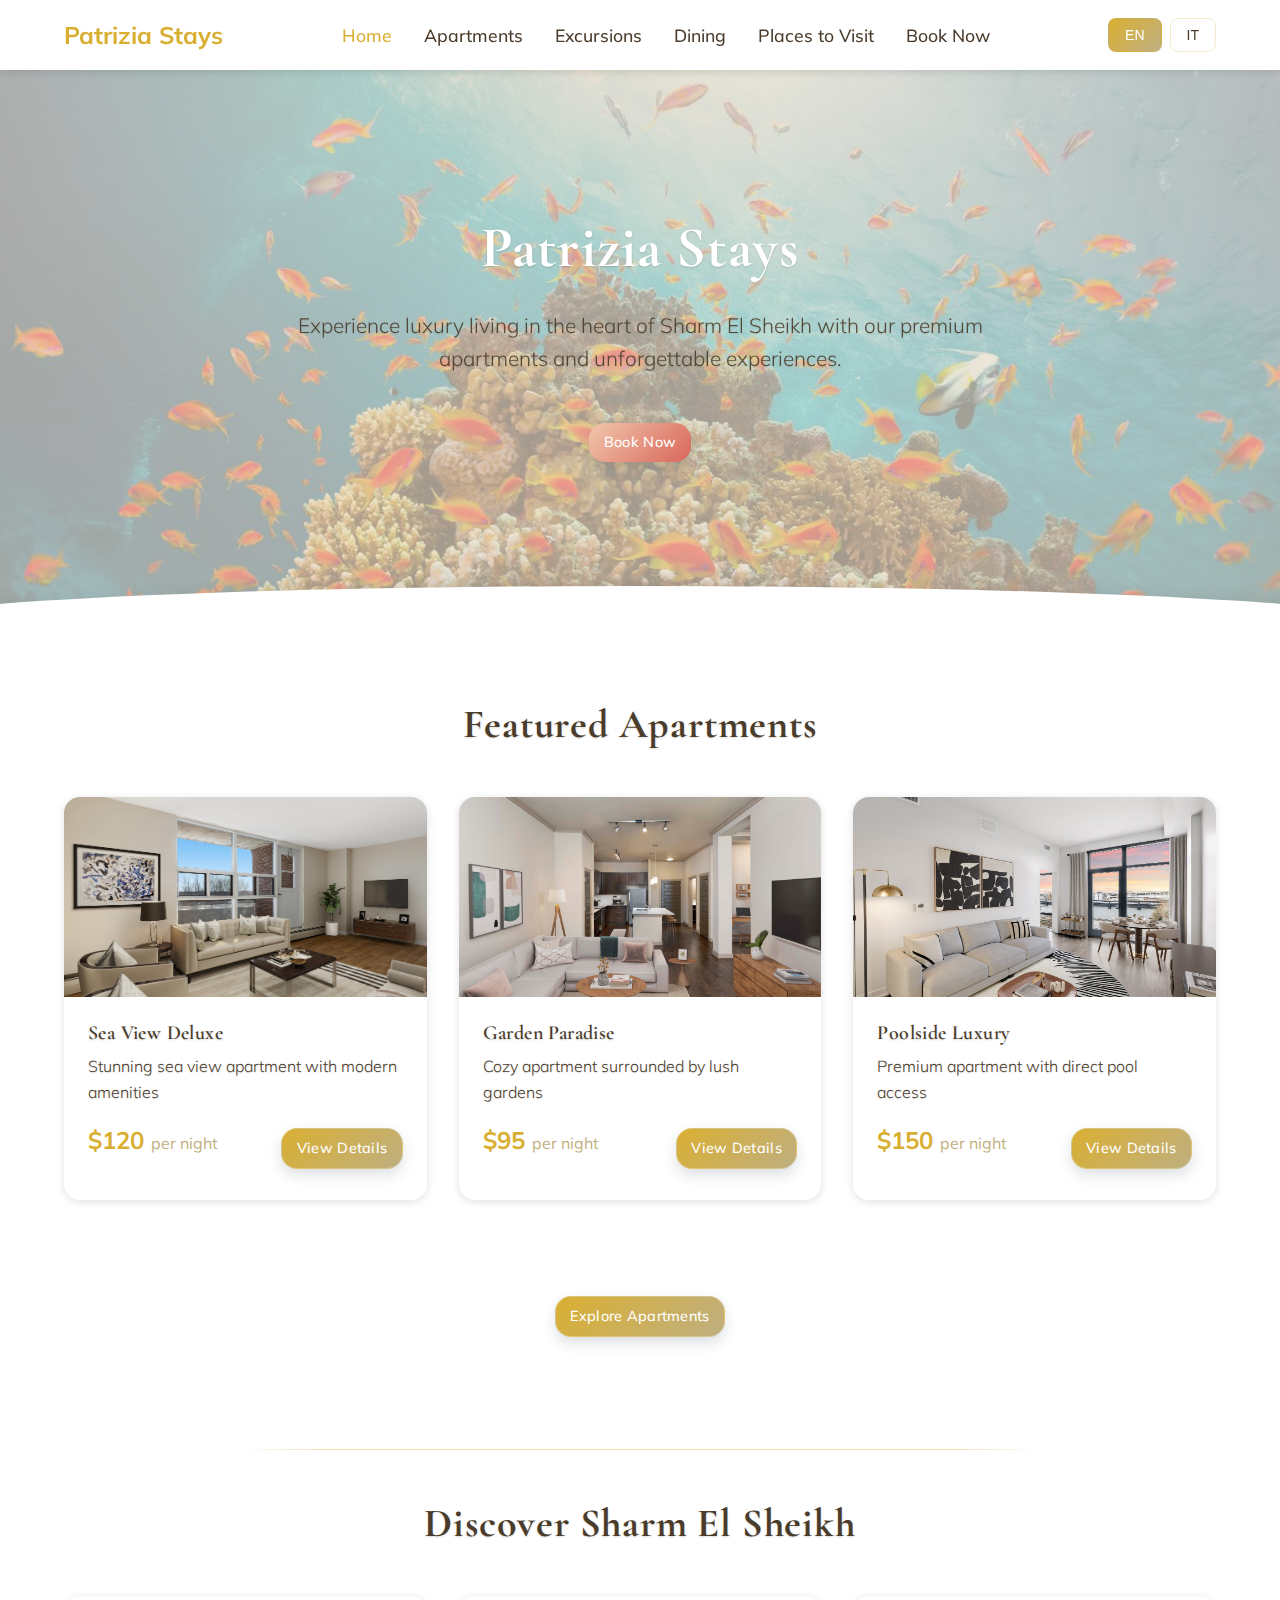
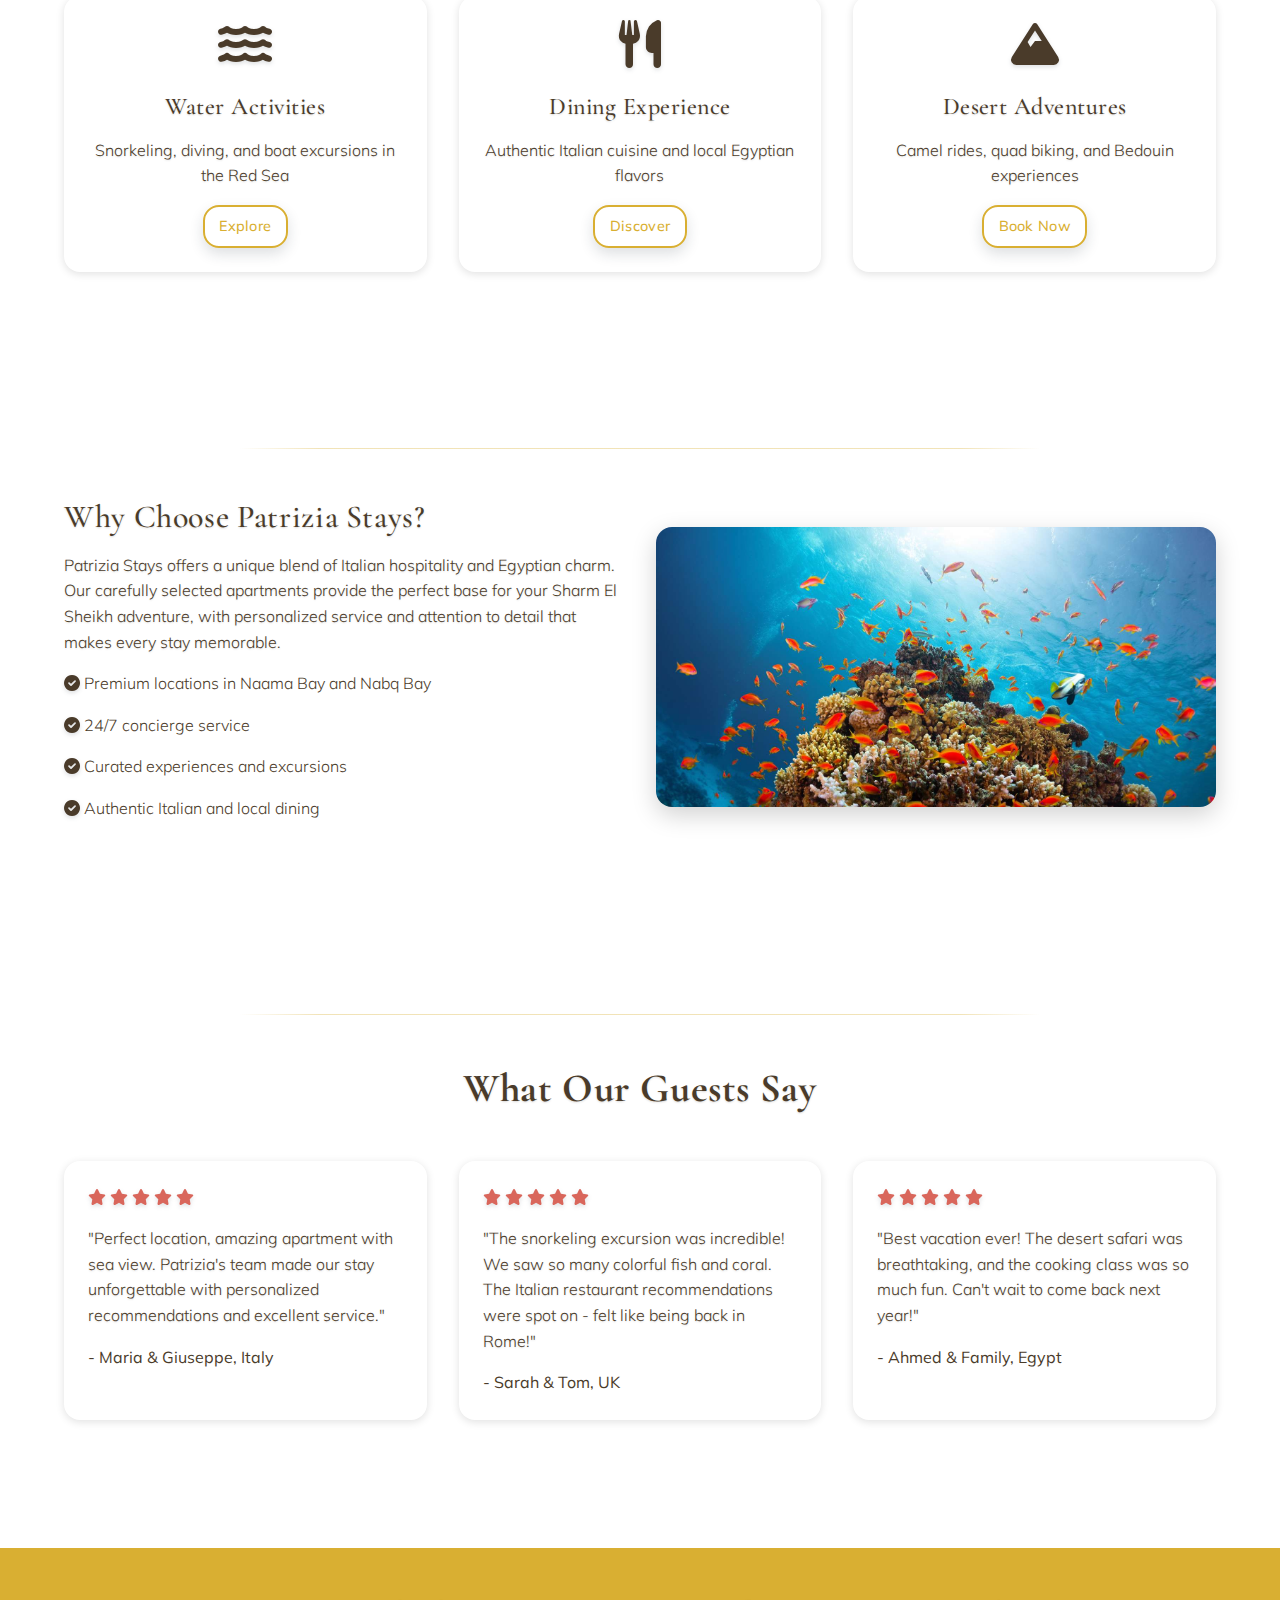
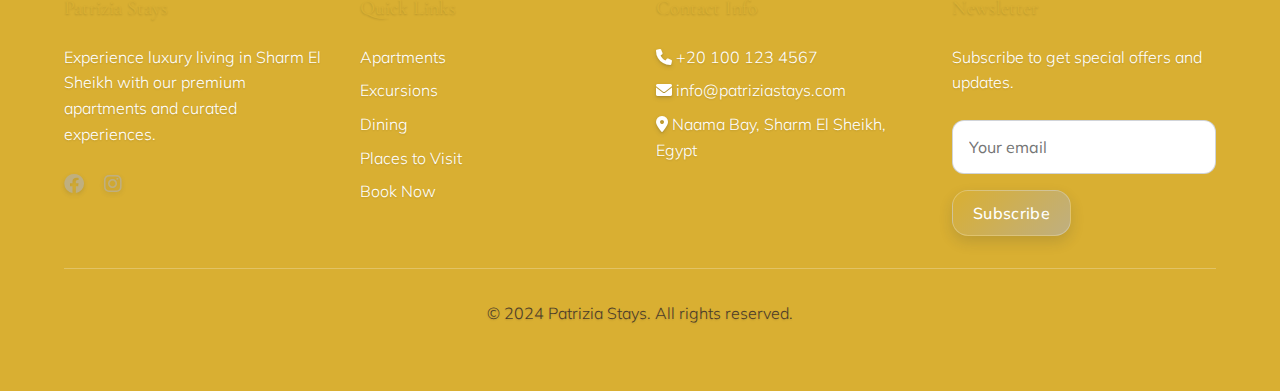
<file: index.html>
<!DOCTYPE html>
<html lang="en">
<head>
    <meta charset="UTF-8">
    <meta name="viewport" content="width=device-width, initial-scale=1.0">
    <title>Patrizia Stays - Luxury Apartments in Sharm El Sheikh</title>
    <meta name="description" content="Experience luxury living in Sharm El Sheikh with Patrizia Stays. Premium apartments, excursions, dining, and unforgettable experiences.">
    
    <!-- Fonts and Icons -->
    <link rel="preconnect" href="https://fonts.googleapis.com">
    <link rel="preconnect" href="https://fonts.gstatic.com" crossorigin>
    <link href="https://fonts.googleapis.com/css2?family=Poppins:wght@300;400;500;600;700&display=swap" rel="stylesheet">
    <link rel="stylesheet" href="https://cdnjs.cloudflare.com/ajax/libs/font-awesome/6.0.0/css/all.min.css">
    
    <!-- Styles -->
    <link rel="stylesheet" href="css/style.css">
    <link rel="stylesheet" href="css/responsive.css">
</head>
<body class="home">
    <!-- Navigation -->
    <nav class="navbar">
        <div class="navbar-container">
            <a href="index.html" class="navbar-brand">Patrizia Stays</a>
            
            <button class="mobile-toggle" id="mobileToggle">
                <i class="fas fa-bars"></i>
            </button>
            
            <ul class="navbar-nav" id="navbarNav">
                <li><a href="index.html" class="nav-link active" data-en="Home" data-it="Casa">Home</a></li>
                <li><a href="apartments.html" class="nav-link" data-en="Apartments" data-it="Appartamenti">Apartments</a></li>
                <li><a href="excursions.html" class="nav-link" data-en="Excursions" data-it="Escursioni">Excursions</a></li>
                <li><a href="dining.html" class="nav-link" data-en="Dining" data-it="Ristorazione">Dining</a></li>
                <li><a href="to-visit.html" class="nav-link" data-en="Places to Visit" data-it="Luoghi da Visitare">Places to Visit</a></li>
                <li><a href="reservation.html" class="nav-link" data-en="Book Now" data-it="Prenota Ora">Book Now</a></li>
            </ul>
            
            <div class="language-switcher" id="languageSwitcher">
                <button class="lang-btn active" data-lang="en">EN</button>
                <button class="lang-btn" data-lang="it">IT</button>
            </div>
        </div>
    </nav>

    <!-- Hero Section -->
    <section class="hero">
        <div class="hero-content">
            <h1 class="hero-title" data-en="Patrizia Stays" data-it="Patrizia Stays">Patrizia Stays</h1>
            <p class="hero-subtitle" data-en="Experience luxury living in the heart of Sharm El Sheikh with our premium apartments and unforgettable experiences." data-it="Vivi il lusso nel cuore di Sharm El Sheikh con i nostri appartamenti premium e esperienze indimenticabili.">
                Experience luxury living in the heart of Sharm El Sheikh with our premium apartments and unforgettable experiences.
            </p>
            <div class="hero-buttons">
                <a href="reservation.html" class="btn btn-secondary" data-en="Book Now" data-it="Prenota Ora">
                    <i class="fas fa-calendar"></i> Book Now
                </a>
            </div>
        </div>
    </section>

    

    <!-- Featured Apartments -->
    <section class="section">
        <div class="container">
            <h2 class="section-title" data-en="Featured Apartments" data-it="Appartamenti in Evidenza">Featured Apartments</h2>
            <div class="grid grid-3" id="featuredApartments">
                <!-- Apartments will be loaded dynamically -->
            </div>
            
        </div>
    </section>

    <!-- Explore Apartments CTA placed below Featured Apartments -->
    <div class="container">
        <div class="text-center mt-4">
            <a href="apartments.html" class="btn btn-primary" data-en="Explore Apartments" data-it="Esplora Appartamenti">
                <i class="fas fa-home"></i> Explore Apartments
            </a>
        </div>
    </div>

    <!-- Quick Actions -->
    <section class="section bg-light">
        <div class="container">
            <h2 class="section-title" data-en="Discover Sharm El Sheikh" data-it="Scopri Sharm El Sheikh">Discover Sharm El Sheikh</h2>
            <div class="grid grid-3">
                <div class="card text-center">
                    <div class="card-body">
                        <i class="fas fa-water fa-3x text-primary mb-3"></i>
                        <h3 data-en="Water Activities" data-it="Attività Acquatiche">Water Activities</h3>
                        <p data-en="Snorkeling, diving, and boat excursions in the Red Sea" data-it="Snorkeling, immersioni ed escursioni in barca nel Mar Rosso">
                            Snorkeling, diving, and boat excursions in the Red Sea
                        </p>
                        <a href="excursions.html" class="btn btn-outline" data-en="Explore" data-it="Esplora">Explore</a>
                    </div>
                </div>
                
                <div class="card text-center">
                    <div class="card-body">
                        <i class="fas fa-utensils fa-3x text-secondary mb-3"></i>
                        <h3 data-en="Dining Experience" data-it="Esperienza Gastronomica">Dining Experience</h3>
                        <p data-en="Authentic Italian cuisine and local Egyptian flavors" data-it="Cucina italiana autentica e sapori egiziani locali">
                            Authentic Italian cuisine and local Egyptian flavors
                        </p>
                        <a href="dining.html" class="btn btn-outline" data-en="Discover" data-it="Scopri">Discover</a>
                    </div>
                </div>
                
                <div class="card text-center">
                    <div class="card-body">
                        <i class="fas fa-mountain fa-3x text-accent mb-3"></i>
                        <h3 data-en="Desert Adventures" data-it="Avventure nel Deserto">Desert Adventures</h3>
                        <p data-en="Camel rides, quad biking, and Bedouin experiences" data-it="Cavalcate su cammelli, quad e esperienze beduine">
                            Camel rides, quad biking, and Bedouin experiences
                        </p>
                        <a href="excursions.html" class="btn btn-outline" data-en="Book Now" data-it="Prenota Ora">Book Now</a>
                    </div>
                </div>
            </div>
            
        </div>
    </section>

    <!-- About Section -->
    <section class="section">
        <div class="container">
            <div class="grid grid-2">
                <div>
                    <h2 data-en="Why Choose Patrizia Stays?" data-it="Perché Scegliere Patrizia Stays?">Why Choose Patrizia Stays?</h2>
                    <p data-en="Patrizia Stays offers a unique blend of Italian hospitality and Egyptian charm. Our carefully selected apartments provide the perfect base for your Sharm El Sheikh adventure, with personalized service and attention to detail that makes every stay memorable." data-it="Patrizia Stays offre una miscela unica di ospitalità italiana e fascino egiziano. I nostri appartamenti accuratamente selezionati forniscono la base perfetta per la tua avventura a Sharm El Sheikh, con servizio personalizzato e attenzione ai dettagli che rende ogni soggiorno memorabile.">
                        Patrizia Stays offers a unique blend of Italian hospitality and Egyptian charm. Our carefully selected apartments provide the perfect base for your Sharm El Sheikh adventure, with personalized service and attention to detail that makes every stay memorable.
                    </p>
                    <ul style="list-style: none; padding: 0;">
                        <li style="margin-bottom: var(--spacing-sm);">
                            <i class="fas fa-check-circle text-primary"></i>
                            <span data-en=" Premium locations in Naama Bay and Nabq Bay" data-it=" Posizioni premium a Naama Bay e Nabq Bay">
                                 Premium locations in Naama Bay and Nabq Bay
                            </span>
                        </li>
                        <li style="margin-bottom: var(--spacing-sm);">
                            <i class="fas fa-check-circle text-primary"></i>
                            <span data-en=" 24/7 concierge service" data-it=" Servizio concierge 24/7">
                                 24/7 concierge service
                            </span>
                        </li>
                        <li style="margin-bottom: var(--spacing-sm);">
                            <i class="fas fa-check-circle text-primary"></i>
                            <span data-en=" Curated experiences and excursions" data-it=" Esperienze ed escursioni curate">
                                 Curated experiences and excursions
                            </span>
                        </li>
                        <li style="margin-bottom: var(--spacing-sm);">
                            <i class="fas fa-check-circle text-primary"></i>
                            <span data-en=" Authentic Italian and local dining" data-it=" Ristorazione italiana autentica e locale">
                                 Authentic Italian and local dining
                            </span>
                        </li>
                    </ul>
                </div>
                <div style="display: flex; align-items: center; justify-content: center;">
                    <img src="images/ras-mohammed.jpg" alt="Ras Mohammed National Park" style="width: 100%; border-radius: var(--radius-lg); box-shadow: 0 8px 24px var(--shadow-medium);">
                </div>
            </div>
        </div>
    </section>

    <!-- Testimonials -->
    <section class="section bg-light">
        <div class="container">
            <h2 class="section-title" data-en="What Our Guests Say" data-it="Cosa Dicono i Nostri Ospiti">What Our Guests Say</h2>
            <div class="grid grid-3">
                <div class="card">
                    <div class="card-body">
                        <div style="color: var(--accent-color); margin-bottom: var(--spacing-sm);">
                            <i class="fas fa-star"></i>
                            <i class="fas fa-star"></i>
                            <i class="fas fa-star"></i>
                            <i class="fas fa-star"></i>
                            <i class="fas fa-star"></i>
                        </div>
                        <p data-en="""Perfect location, amazing apartment with sea view. Patrizia's team made our stay unforgettable with personalized recommendations and excellent service.""" data-it="""Posizione perfetta, appartamento fantastico con vista mare. Il team di Patrizia ha reso il nostro soggiorno indimenticabile con raccomandazioni personalizzate e servizio eccellente.""">
                            "Perfect location, amazing apartment with sea view. Patrizia's team made our stay unforgettable with personalized recommendations and excellent service."
                        </p>
                        <strong>- Maria & Giuseppe, Italy</strong>
                    </div>
                </div>
                
                <div class="card">
                    <div class="card-body">
                        <div style="color: var(--accent-color); margin-bottom: var(--spacing-sm);">
                            <i class="fas fa-star"></i>
                            <i class="fas fa-star"></i>
                            <i class="fas fa-star"></i>
                            <i class="fas fa-star"></i>
                            <i class="fas fa-star"></i>
                        </div>
                        <p data-en="""The snorkeling excursion was incredible! We saw so many colorful fish and coral. The Italian restaurant recommendations were spot on - felt like being back in Rome!""" data-it="""L'escursione di snorkeling è stata incredibile! Abbiamo visto così tanti pesci colorati e coralli. Le raccomandazioni del ristorante italiano erano perfette - ci siamo sentiti come essere di nuovo a Roma!""">
                            "The snorkeling excursion was incredible! We saw so many colorful fish and coral. The Italian restaurant recommendations were spot on - felt like being back in Rome!"
                        </p>
                        <strong>- Sarah & Tom, UK</strong>
                    </div>
                </div>
                
                <div class="card">
                    <div class="card-body">
                        <div style="color: var(--accent-color); margin-bottom: var(--spacing-sm);">
                            <i class="fas fa-star"></i>
                            <i class="fas fa-star"></i>
                            <i class="fas fa-star"></i>
                            <i class="fas fa-star"></i>
                            <i class="fas fa-star"></i>
                        </div>
                        <p data-en="""Best vacation ever! The desert safari was breathtaking, and the cooking class was so much fun. Can't wait to come back next year!""" data-it="""Miglior vacanza mai fatta! Il safari nel deserto è stato mozzafiato, e il corso di cucina è stato così divertente. Non vediamo l'ora di tornare l'anno prossimo!""">
                            "Best vacation ever! The desert safari was breathtaking, and the cooking class was so much fun. Can't wait to come back next year!"
                        </p>
                        <strong>- Ahmed & Family, Egypt</strong>
                    </div>
                </div>
            </div>
        </div>
    </section>

    <!-- Footer -->
    <footer class="footer">
        <div class="container">
            <div class="footer-content">
                <div class="footer-section">
                    <h4 data-en="Patrizia Stays" data-it="Patrizia Stays">Patrizia Stays</h4>
                    <p data-en="Experience luxury living in Sharm El Sheikh with our premium apartments and curated experiences." data-it="Vivi il lusso a Sharm El Sheikh con i nostri appartamenti premium ed esperienze curate.">
                        Experience luxury living in Sharm El Sheikh with our premium apartments and curated experiences.
                    </p>
                    <div style="margin-top: var(--spacing-md);">
                        <a href="#" style="margin-right: var(--spacing-sm); color: var(--secondary-color);">
                            <i class="fab fa-facebook fa-lg"></i>
                        </a>
                        <a href="#" style="margin-right: var(--spacing-sm); color: var(--secondary-color);">
                            <i class="fab fa-instagram fa-lg"></i>
                        </a>
                        <a href="#" style="margin-right: var(--spacing-sm); color: var(--secondary-color);">
                            <i class="fab fa-tripadvisor fa-lg"></i>
                        </a>
                    </div>
                </div>
                
                <div class="footer-section">
                    <h4 data-en="Quick Links" data-it="Collegamenti Rapidi">Quick Links</h4>
                    <p><a href="apartments.html" data-en="Apartments" data-it="Appartamenti">Apartments</a></p>
                    <p><a href="excursions.html" data-en="Excursions" data-it="Escursioni">Excursions</a></p>
                    <p><a href="dining.html" data-en="Dining" data-it="Ristorazione">Dining</a></p>
                    <p><a href="to-visit.html" data-en="Places to Visit" data-it="Luoghi da Visitare">Places to Visit</a></p>
                    <p><a href="reservation.html" data-en="Book Now" data-it="Prenota Ora">Book Now</a></p>
                </div>
                
                <div class="footer-section">
                    <h4 data-en="Contact Info" data-it="Informazioni di Contatto">Contact Info</h4>
                    <p><i class="fas fa-phone"></i> +20 100 123 4567</p>
                    <p><i class="fas fa-envelope"></i> info@patriziastays.com</p>
                    <p><i class="fas fa-map-marker-alt"></i>
                        <span data-en="Naama Bay, Sharm El Sheikh, Egypt" data-it="Naama Bay, Sharm El Sheikh, Egitto">
                            Naama Bay, Sharm El Sheikh, Egypt
                        </span>
                    </p>
                </div>
                
                <div class="footer-section">
                    <h4 data-en="Newsletter" data-it="Newsletter">Newsletter</h4>
                    <p data-en="Subscribe to get special offers and updates." data-it="Iscriviti per ricevere offerte speciali e aggiornamenti.">
                        Subscribe to get special offers and updates.
                    </p>
                    <form style="margin-top: var(--spacing-md);">
                        <input type="email" placeholder="Your email" class="form-control" style="margin-bottom: var(--spacing-sm);" data-en-placeholder="Your email" data-it-placeholder="La tua email">
                        <button type="submit" class="btn btn-primary btn-block" data-en="Subscribe" data-it="Iscriviti">Subscribe</button>
                    </form>
                </div>
            </div>
            
            <div class="footer-bottom">
                <p>&copy; 2024 Patrizia Stays. 
                    <span data-en="All rights reserved." data-it="Tutti i diritti riservati.">
                        All rights reserved.
                    </span>
                </p>
            </div>
        </div>
    </footer>

    <!-- Scripts -->
    <script src="js/main.js"></script>
    <script src="js/language.js"></script>
    
    <script>
        // Load featured apartments on homepage
        document.addEventListener('DOMContentLoaded', function() {
            loadFeaturedApartments();
        });
        
        function loadFeaturedApartments() {
            const apartments = [
                {
                    id: 1,
                    name: "Sea View Deluxe",
                    name_it: "Vista Mare Deluxe",
                    image: "apartment1.jpg",
                    price: 120,
                    description: "Stunning sea view apartment with modern amenities",
                    description_it: "Appartamento con vista mare mozzafiato e comfort moderni"
                },
                {
                    id: 2,
                    name: "Garden Paradise",
                    name_it: "Paradiso del Giardino",
                    image: "apartment2.jpg",
                    price: 95,
                    description: "Cozy apartment surrounded by lush gardens",
                    description_it: "Appartamento accogliente circondato da giardini rigogliosi"
                },
                {
                    id: 3,
                    name: "Poolside Luxury",
                    name_it: "Lusso a Bordo Piscina",
                    image: "apartment3.jpg",
                    price: 150,
                    description: "Premium apartment with direct pool access",
                    description_it: "Appartamento premium con accesso diretto alla piscina"
                }
            ];
            
            const container = document.getElementById('featuredApartments');
            const currentLang = localStorage.getItem('language') || 'en';
            
            container.innerHTML = apartments.map(apartment => `
                <div class="card fade-in">
                    <img src="images/${apartment.image}" alt="${currentLang === 'it' ? apartment.name_it : apartment.name}" class="card-img">
                    <div class="card-body">
                        <h3 class="card-title">${currentLang === 'it' ? apartment.name_it : apartment.name}</h3>
                        <p class="card-text">${currentLang === 'it' ? apartment.description_it : apartment.description}</p>
                        <div style="display: flex; justify-content: space-between; align-items: center;">
                            <span class="booking-price">$${apartment.price} <small data-en="per night" data-it="per notte">per night</small></span>
                            <a href="apartment-detail.html?id=${apartment.id}" class="btn btn-primary" data-en="View Details" data-it="Vedi Dettagli">
                                View Details
                            </a>
                        </div>
                    </div>
                </div>
            `).join('');
            
            // Trigger fade-in animation
            setTimeout(() => {
                document.querySelectorAll('.fade-in').forEach(el => el.classList.add('visible'));
            }, 100);
        }
    </script>
</body>
</html>
</file>
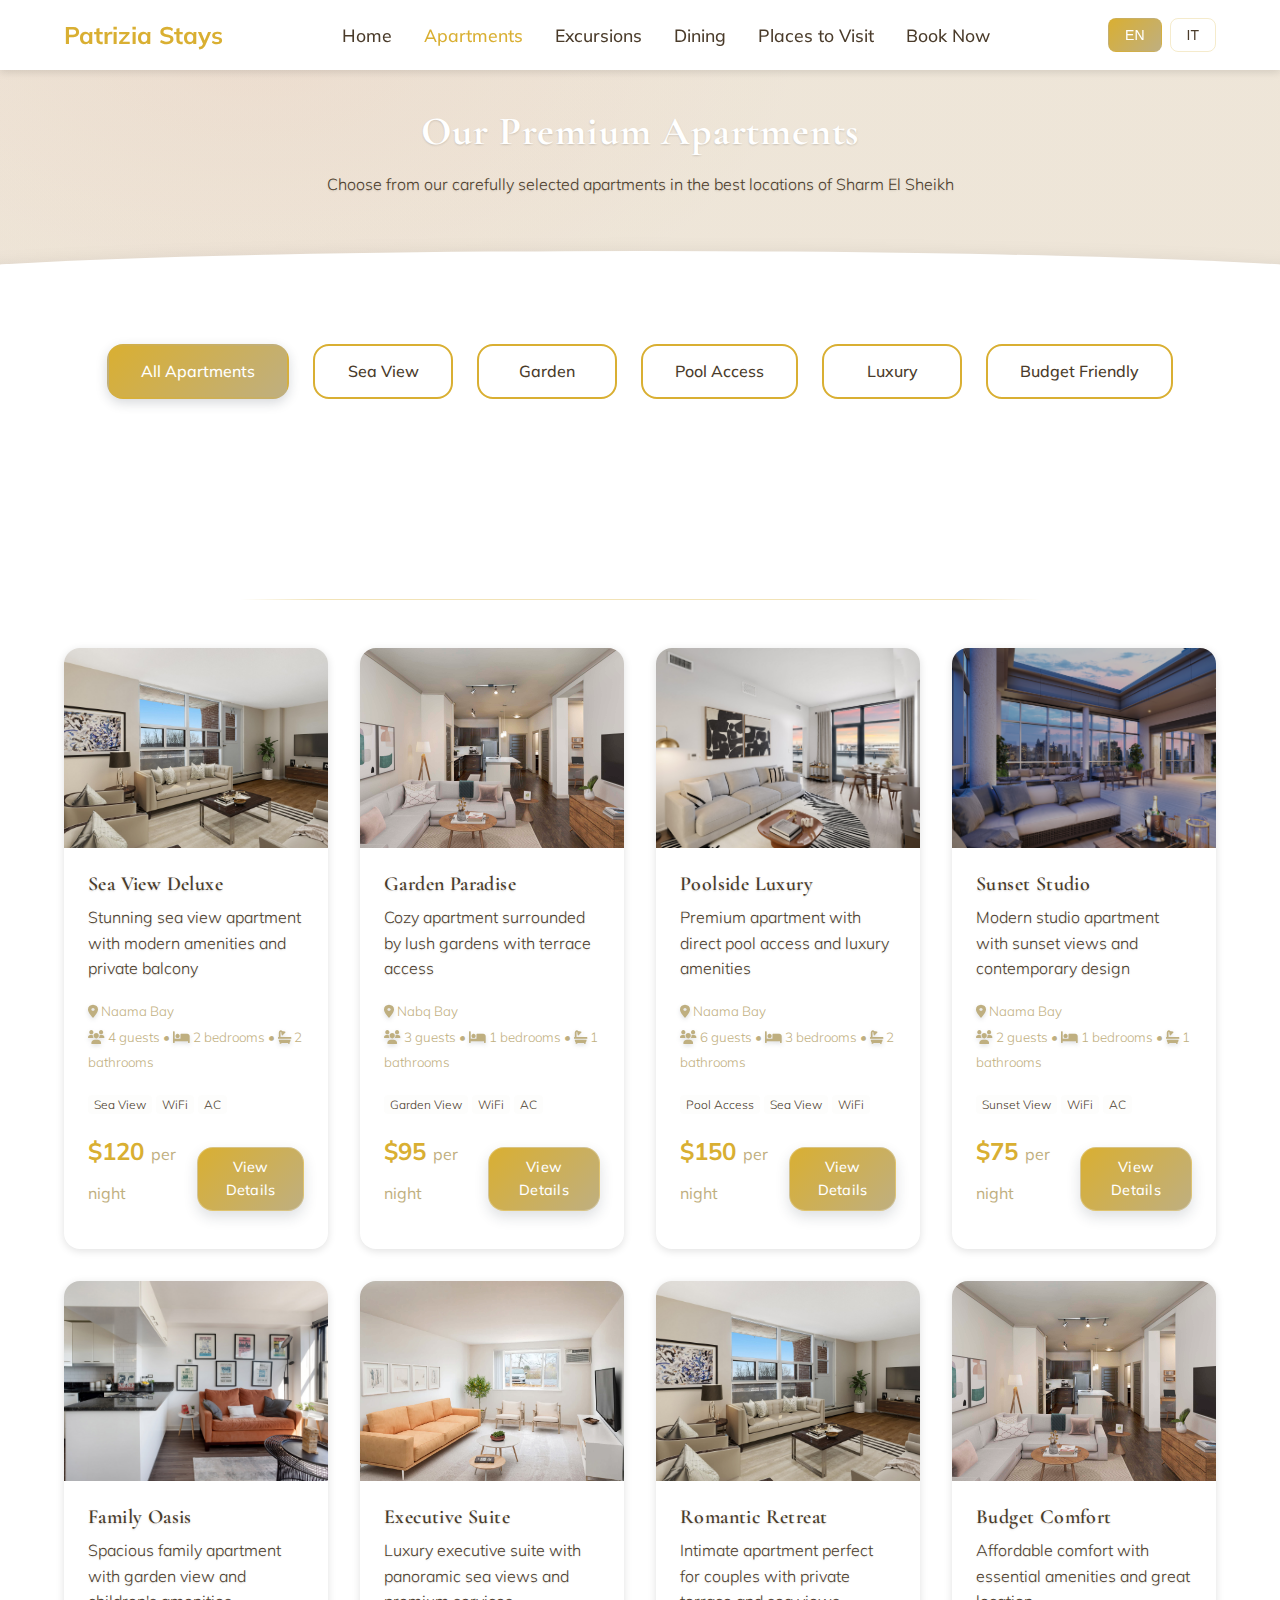
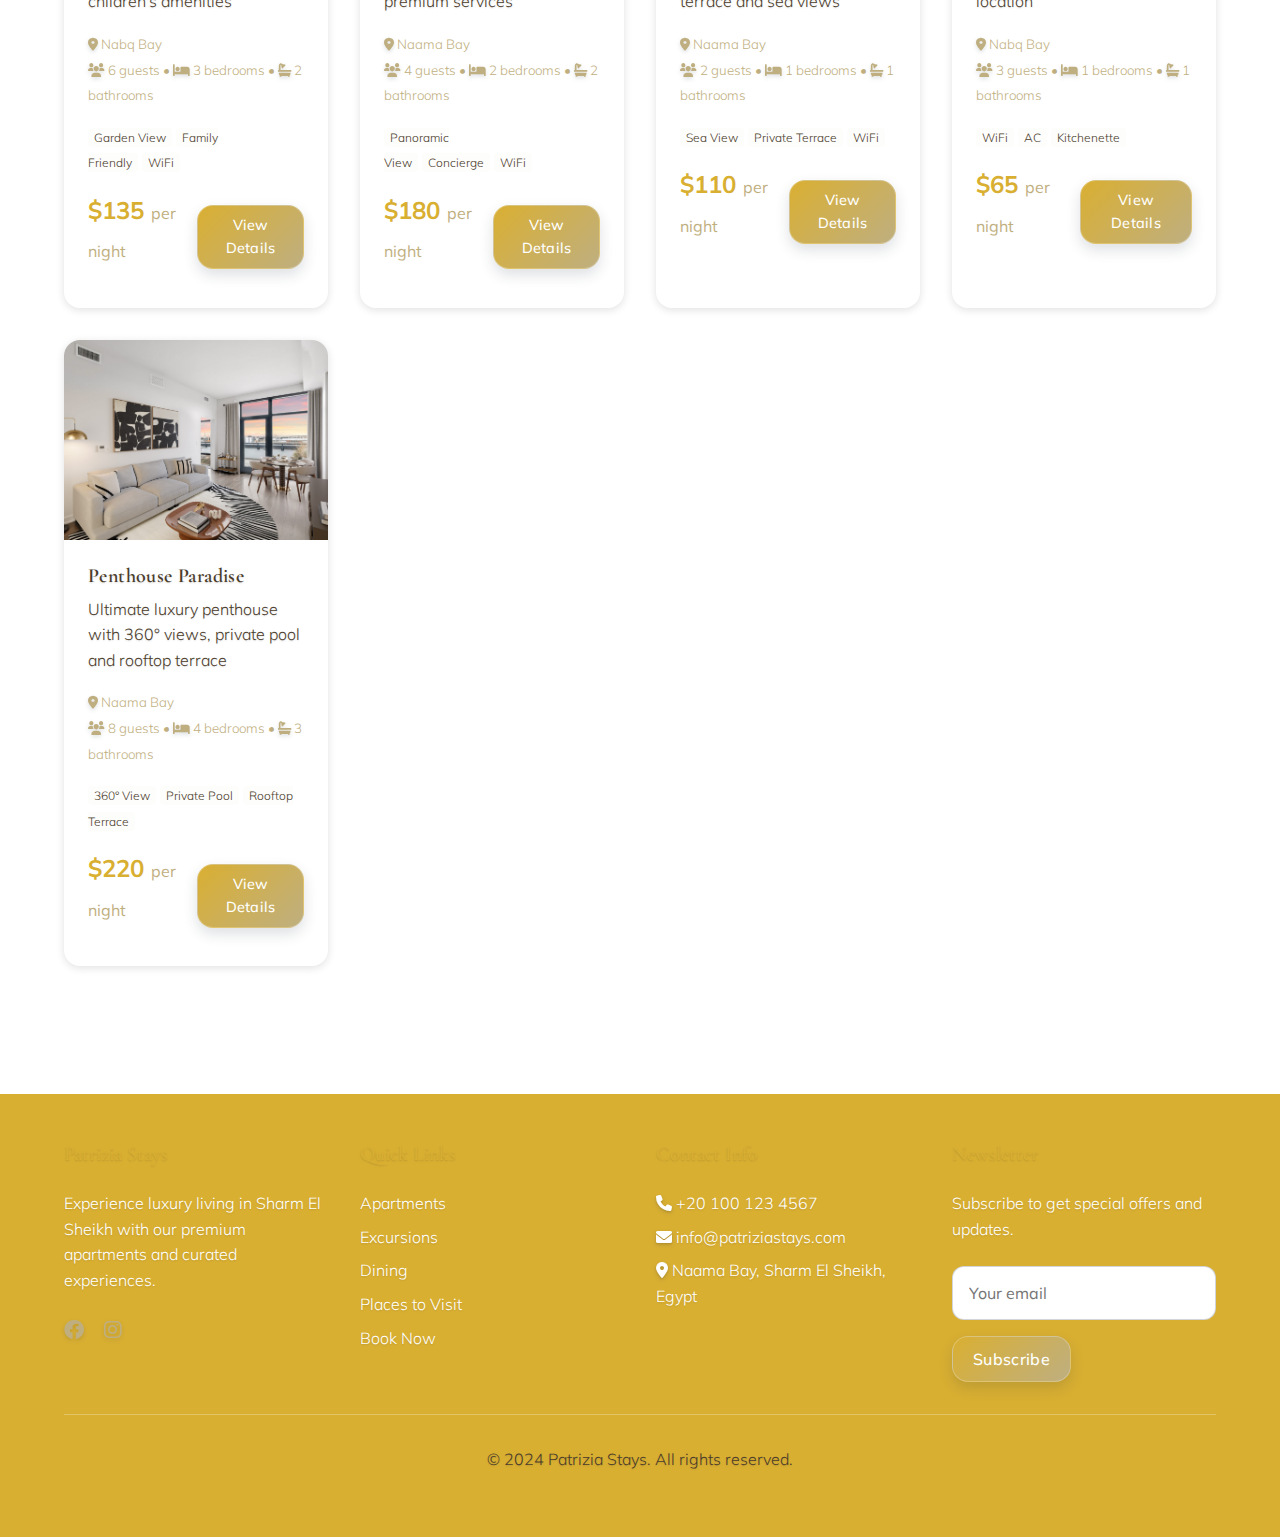
<file: apartments.html>
<!DOCTYPE html>
<html lang="en">
<head>
    <meta charset="UTF-8">
    <meta name="viewport" content="width=device-width, initial-scale=1.0">
    <title>Apartments - Patrizia Stays</title>
    <meta name="description" content="Browse our premium selection of apartments in Sharm El Sheikh. From sea view deluxe to garden paradise, find your perfect stay.">
    
    <!-- Fonts and Icons -->
    <link rel="preconnect" href="https://fonts.googleapis.com">
    <link rel="preconnect" href="https://fonts.gstatic.com" crossorigin>
    <link href="https://fonts.googleapis.com/css2?family=Poppins:wght@300;400;500;600;700&display=swap" rel="stylesheet">
    <link rel="stylesheet" href="https://cdnjs.cloudflare.com/ajax/libs/font-awesome/6.0.0/css/all.min.css">
    
    <!-- Styles -->
    <link rel="stylesheet" href="css/style.css">
    <link rel="stylesheet" href="css/responsive.css">
</head>
<body>
    <!-- Navigation -->
    <nav class="navbar">
        <div class="navbar-container">
            <a href="index.html" class="navbar-brand">Patrizia Stays</a>
            
            <button class="mobile-toggle" id="mobileToggle">
                <i class="fas fa-bars"></i>
            </button>
            
            <ul class="navbar-nav" id="navbarNav">
                <li><a href="index.html" class="nav-link" data-en="Home" data-it="Casa">Home</a></li>
                <li><a href="apartments.html" class="nav-link active" data-en="Apartments" data-it="Appartamenti">Apartments</a></li>
                <li><a href="excursions.html" class="nav-link" data-en="Excursions" data-it="Escursioni">Excursions</a></li>
                <li><a href="dining.html" class="nav-link" data-en="Dining" data-it="Ristorazione">Dining</a></li>
                <li><a href="to-visit.html" class="nav-link" data-en="Places to Visit" data-it="Luoghi da Visitare">Places to Visit</a></li>
                <li><a href="reservation.html" class="nav-link" data-en="Book Now" data-it="Prenota Ora">Book Now</a></li>
            </ul>
            
            <div class="language-switcher" id="languageSwitcher">
                <button class="lang-btn active" data-lang="en">EN</button>
                <button class="lang-btn" data-lang="it">IT</button>
            </div>
        </div>
    </nav>

    <!-- Page Header -->
    <section class="section section-banner">
        <div class="container">
            <h1 data-en="Our Premium Apartments" data-it="I Nostri Appartamenti Premium">Our Premium Apartments</h1>
            <p data-en="Choose from our carefully selected apartments in the best locations of Sharm El Sheikh" data-it="Scegli tra i nostri appartamenti accuratamente selezionati nelle migliori posizioni di Sharm El Sheikh">
                Choose from our carefully selected apartments in the best locations of Sharm El Sheikh
            </p>
        </div>
    </section>

    <!-- Filters -->
    <section class="section bg-light no-divider">
        <div class="container">
            <div class="filters" id="apartmentFilters">
                <button class="filter-btn active" data-filter="all" data-en="All Apartments" data-it="Tutti gli Appartamenti">All Apartments</button>
                <button class="filter-btn" data-filter="sea-view" data-en="Sea View" data-it="Vista Mare">Sea View</button>
                <button class="filter-btn" data-filter="garden" data-en="Garden" data-it="Giardino">Garden</button>
                <button class="filter-btn" data-filter="pool" data-en="Pool Access" data-it="Accesso Piscina">Pool Access</button>
                <button class="filter-btn" data-filter="luxury" data-en="Luxury" data-it="Lusso">Luxury</button>
                <button class="filter-btn" data-filter="budget" data-en="Budget Friendly" data-it="Economico">Budget Friendly</button>
            </div>
        </div>
    </section>

    <!-- Apartments Grid -->
    <section class="section">
        <div class="container">
            <div class="grid grid-3" id="apartmentsGrid">
                <!-- Apartments will be loaded dynamically -->
            </div>
        </div>
    </section>

    <!-- Footer -->
    <footer class="footer">
        <div class="container">
            <div class="footer-content">
                <div class="footer-section">
                    <h4 data-en="Patrizia Stays" data-it="Patrizia Stays">Patrizia Stays</h4>
                    <p data-en="Experience luxury living in Sharm El Sheikh with our premium apartments and curated experiences." data-it="Vivi il lusso a Sharm El Sheikh con i nostri appartamenti premium ed esperienze curate.">
                        Experience luxury living in Sharm El Sheikh with our premium apartments and curated experiences.
                    </p>
                    <div style="margin-top: var(--spacing-md);">
                        <a href="#" style="margin-right: var(--spacing-sm); color: var(--secondary-color);">
                            <i class="fab fa-facebook fa-lg"></i>
                        </a>
                        <a href="#" style="margin-right: var(--spacing-sm); color: var(--secondary-color);">
                            <i class="fab fa-instagram fa-lg"></i>
                        </a>
                        <a href="#" style="margin-right: var(--spacing-sm); color: var(--secondary-color);">
                            <i class="fab fa-tripadvisor fa-lg"></i>
                        </a>
                    </div>
                </div>
                
                <div class="footer-section">
                    <h4 data-en="Quick Links" data-it="Collegamenti Rapidi">Quick Links</h4>
                    <p><a href="apartments.html" data-en="Apartments" data-it="Appartamenti">Apartments</a></p>
                    <p><a href="excursions.html" data-en="Excursions" data-it="Escursioni">Excursions</a></p>
                    <p><a href="dining.html" data-en="Dining" data-it="Ristorazione">Dining</a></p>
                    <p><a href="to-visit.html" data-en="Places to Visit" data-it="Luoghi da Visitare">Places to Visit</a></p>
                    <p><a href="reservation.html" data-en="Book Now" data-it="Prenota Ora">Book Now</a></p>
                </div>
                
                <div class="footer-section">
                    <h4 data-en="Contact Info" data-it="Informazioni di Contatto">Contact Info</h4>
                    <p><i class="fas fa-phone"></i> +20 100 123 4567</p>
                    <p><i class="fas fa-envelope"></i> info@patriziastays.com</p>
                    <p><i class="fas fa-map-marker-alt"></i>
                        <span data-en="Naama Bay, Sharm El Sheikh, Egypt" data-it="Naama Bay, Sharm El Sheikh, Egitto">
                            Naama Bay, Sharm El Sheikh, Egypt
                        </span>
                    </p>
                </div>
                
                <div class="footer-section">
                    <h4 data-en="Newsletter" data-it="Newsletter">Newsletter</h4>
                    <p data-en="Subscribe to get special offers and updates." data-it="Iscriviti per ricevere offerte speciali e aggiornamenti.">
                        Subscribe to get special offers and updates.
                    </p>
                    <form style="margin-top: var(--spacing-md);">
                        <input type="email" placeholder="Your email" class="form-control" style="margin-bottom: var(--spacing-sm);" data-en-placeholder="Your email" data-it-placeholder="La tua email">
                        <button type="submit" class="btn btn-primary btn-block" data-en="Subscribe" data-it="Iscriviti">Subscribe</button>
                    </form>
                </div>
            </div>
            
            <div class="footer-bottom">
                <p>&copy; 2024 Patrizia Stays. 
                    <span data-en="All rights reserved." data-it="Tutti i diritti riservati.">
                        All rights reserved.
                    </span>
                </p>
            </div>
        </div>
    </footer>

    <!-- Scripts -->
    <script src="js/main.js"></script>
    <script src="js/language.js"></script>
    <script src="js/apartments.js"></script>
    <script>
        // Load all apartments when page loads
        document.addEventListener('DOMContentLoaded', function() {
            loadApartments();
        });
        
        function loadApartments() {
            const apartments = [
                {
                    id: 1,
                    name: "Sea View Deluxe",
                    name_it: "Vista Mare Deluxe",
                    image: "apartment1.jpg",
                    price: 120,
                    description: "Stunning sea view apartment with modern amenities and private balcony",
                    description_it: "Appartamento con vista mare mozzafiato e comfort moderni con balcone privato",
                    category: "sea-view luxury",
                    amenities: ["Sea View", "WiFi", "AC", "Kitchen", "Balcony"],
                    amenities_it: ["Vista Mare", "WiFi", "Aria Condizionata", "Cucina", "Balcone"],
                    location: "Naama Bay",
                    location_it: "Naama Bay",
                    guests: 4,
                    bedrooms: 2,
                    bathrooms: 2
                },
                {
                    id: 2,
                    name: "Garden Paradise",
                    name_it: "Paradiso del Giardino",
                    image: "apartment2.jpg",
                    price: 95,
                    description: "Cozy apartment surrounded by lush gardens with terrace access",
                    description_it: "Appartamento accogliente circondato da giardini rigogliosi con accesso terrazza",
                    category: "garden budget",
                    amenities: ["Garden View", "WiFi", "AC", "Terrace", "Parking"],
                    amenities_it: ["Vista Giardino", "WiFi", "Aria Condizionata", "Terrazza", "Parcheggio"],
                    location: "Nabq Bay",
                    location_it: "Nabq Bay",
                    guests: 3,
                    bedrooms: 1,
                    bathrooms: 1
                },
                {
                    id: 3,
                    name: "Poolside Luxury",
                    name_it: "Lusso a Bordo Piscina",
                    image: "apartment3.jpg",
                    price: 150,
                    description: "Premium apartment with direct pool access and luxury amenities",
                    description_it: "Appartamento premium con accesso diretto alla piscina e comfort di lusso",
                    category: "pool luxury",
                    amenities: ["Pool Access", "Sea View", "WiFi", "AC", "Kitchen", "Balcony"],
                    amenities_it: ["Accesso Piscina", "Vista Mare", "WiFi", "Aria Condizionata", "Cucina", "Balcone"],
                    location: "Naama Bay",
                    location_it: "Naama Bay",
                    guests: 6,
                    bedrooms: 3,
                    bathrooms: 2
                },
                {
                    id: 4,
                    name: "Sunset Studio",
                    name_it: "Studio al Tramonto",
                    image: "apartment4.jpg",
                    price: 75,
                    description: "Modern studio apartment with sunset views and contemporary design",
                    description_it: "Appartamento studio moderno con vista tramonto e design contemporaneo",
                    category: "sea-view budget",
                    amenities: ["Sunset View", "WiFi", "AC", "Kitchenette", "Balcony"],
                    amenities_it: ["Vista Tramonto", "WiFi", "Aria Condizionata", "Angolo Cottura", "Balcone"],
                    location: "Naama Bay",
                    location_it: "Naama Bay",
                    guests: 2,
                    bedrooms: 1,
                    bathrooms: 1
                },
                {
                    id: 5,
                    name: "Family Oasis",
                    name_it: "Oasi Familiare",
                    image: "apartment5.jpg",
                    price: 135,
                    description: "Spacious family apartment with garden view and children's amenities",
                    description_it: "Ampio appartamento familiare con vista giardino e comfort per bambini",
                    category: "garden luxury",
                    amenities: ["Garden View", "Family Friendly", "WiFi", "AC", "Kitchen", "Play Area"],
                    amenities_it: ["Vista Giardino", "Famiglia", "WiFi", "Aria Condizionata", "Cucina", "Area Giochi"],
                    location: "Nabq Bay",
                    location_it: "Nabq Bay",
                    guests: 6,
                    bedrooms: 3,
                    bathrooms: 2
                },
                {
                    id: 6,
                    name: "Executive Suite",
                    name_it: "Suite Executive",
                    image: "apartment6.jpg",
                    price: 180,
                    description: "Luxury executive suite with panoramic sea views and premium services",
                    description_it: "Suite executive di lusso con vista panoramica sul mare e servizi premium",
                    category: "sea-view luxury",
                    amenities: ["Panoramic View", "Concierge", "WiFi", "AC", "Full Kitchen", "Balcony", "Gym Access"],
                    amenities_it: ["Vista Panoramica", "Concierge", "WiFi", "Aria Condizionata", "Cucina Completa", "Balcone", "Accesso Palestra"],
                    location: "Naama Bay",
                    location_it: "Naama Bay",
                    guests: 4,
                    bedrooms: 2,
                    bathrooms: 2
                },
                {
                    id: 7,
                    name: "Romantic Retreat",
                    name_it: "Rifugio Romantico",
                    image: "apartment1.jpg",
                    price: 110,
                    description: "Intimate apartment perfect for couples with private terrace and sea views",
                    description_it: "Appartamento intimo perfetto per coppie con terrazza privata e vista mare",
                    category: "sea-view",
                    amenities: ["Sea View", "Private Terrace", "WiFi", "AC", "Kitchenette", "Romantic Setup"],
                    amenities_it: ["Vista Mare", "Terrazza Privata", "WiFi", "Aria Condizionata", "Angolo Cottura", "Setup Romantico"],
                    location: "Naama Bay",
                    location_it: "Naama Bay",
                    guests: 2,
                    bedrooms: 1,
                    bathrooms: 1
                },
                {
                    id: 8,
                    name: "Budget Comfort",
                    name_it: "Comfort Economico",
                    image: "apartment2.jpg",
                    price: 65,
                    description: "Affordable comfort with essential amenities and great location",
                    description_it: "Comfort economico con comfort essenziali e ottima posizione",
                    category: "budget",
                    amenities: ["WiFi", "AC", "Kitchenette", "Parking", "City View"],
                    amenities_it: ["WiFi", "Aria Condizionata", "Angolo Cottura", "Parcheggio", "Vista Città"],
                    location: "Nabq Bay",
                    location_it: "Nabq Bay",
                    guests: 3,
                    bedrooms: 1,
                    bathrooms: 1
                },
                {
                    id: 9,
                    name: "Penthouse Paradise",
                    name_it: "Paradiso dell'Attico",
                    image: "apartment3.jpg",
                    price: 220,
                    description: "Ultimate luxury penthouse with 360° views, private pool and rooftop terrace",
                    description_it: "Attico di lusso definitivo con vista 360°, piscina privata e terrazza sul tetto",
                    category: "luxury pool sea-view",
                    amenities: ["360° View", "Private Pool", "Rooftop Terrace", "Concierge", "WiFi", "AC", "Full Kitchen", "Gym"],
                    amenities_it: ["Vista 360°", "Piscina Privata", "Terrazza sul Tetto", "Concierge", "WiFi", "Aria Condizionata", "Cucina Completa", "Palestra"],
                    location: "Naama Bay",
                    location_it: "Naama Bay",
                    guests: 8,
                    bedrooms: 4,
                    bathrooms: 3
                }
            ];
            
            const container = document.getElementById('apartmentsGrid');
            const currentLang = localStorage.getItem('language') || 'en';
            
            container.innerHTML = apartments.map(apartment => `
                <div class="card fade-in apartment-item" data-category="${apartment.category}">
                    <img src="images/${apartment.image}" alt="${currentLang === 'it' ? apartment.name_it : apartment.name}" class="card-img">
                    <div class="card-body">
                        <h3 class="card-title">${currentLang === 'it' ? apartment.name_it : apartment.name}</h3>
                        <p class="card-text">${currentLang === 'it' ? apartment.description_it : apartment.description}</p>
                        <div style="margin-bottom: var(--spacing-sm);">
                            <small style="color: var(--text-light);">
                                <i class="fas fa-map-marker-alt"></i> ${currentLang === 'it' ? apartment.location_it : apartment.location}
                            </small>
                            <br>
                            <small style="color: var(--text-light);">
                                <i class="fas fa-users"></i> ${apartment.guests} 
                                <span data-en="guests" data-it="ospiti">guests</span> • 
                                <i class="fas fa-bed"></i> ${apartment.bedrooms} 
                                <span data-en="bedrooms" data-it="camere">bedrooms</span> • 
                                <i class="fas fa-bath"></i> ${apartment.bathrooms} 
                                <span data-en="bathrooms" data-it="bagni">bathrooms</span>
                            </small>
                        </div>
                        <div style="margin-bottom: var(--spacing-sm);">
                            ${(currentLang === 'it' ? apartment.amenities_it : apartment.amenities).slice(0, 3).map(amenity => 
                                `<span style="background: var(--bg-light); padding: 2px 6px; border-radius: 4px; font-size: 0.75rem; margin-right: 4px;">${amenity}</span>`
                            ).join('')}
                        </div>
                        <div style="display: flex; justify-content: space-between; align-items: center;">
                            <span class="booking-price">$${apartment.price} <small data-en="per night" data-it="per notte">per night</small></span>
                            <a href="apartment-detail.html?id=${apartment.id}" class="btn btn-primary" data-en="View Details" data-it="Vedi Dettagli">
                                View Details
                            </a>
                        </div>
                    </div>
                </div>
            `).join('');
            
            // Trigger fade-in animation
            setTimeout(() => {
                document.querySelectorAll('.fade-in').forEach(el => el.classList.add('visible'));
            }, 100);
        }
    </script>
</body>
</html>
</file>
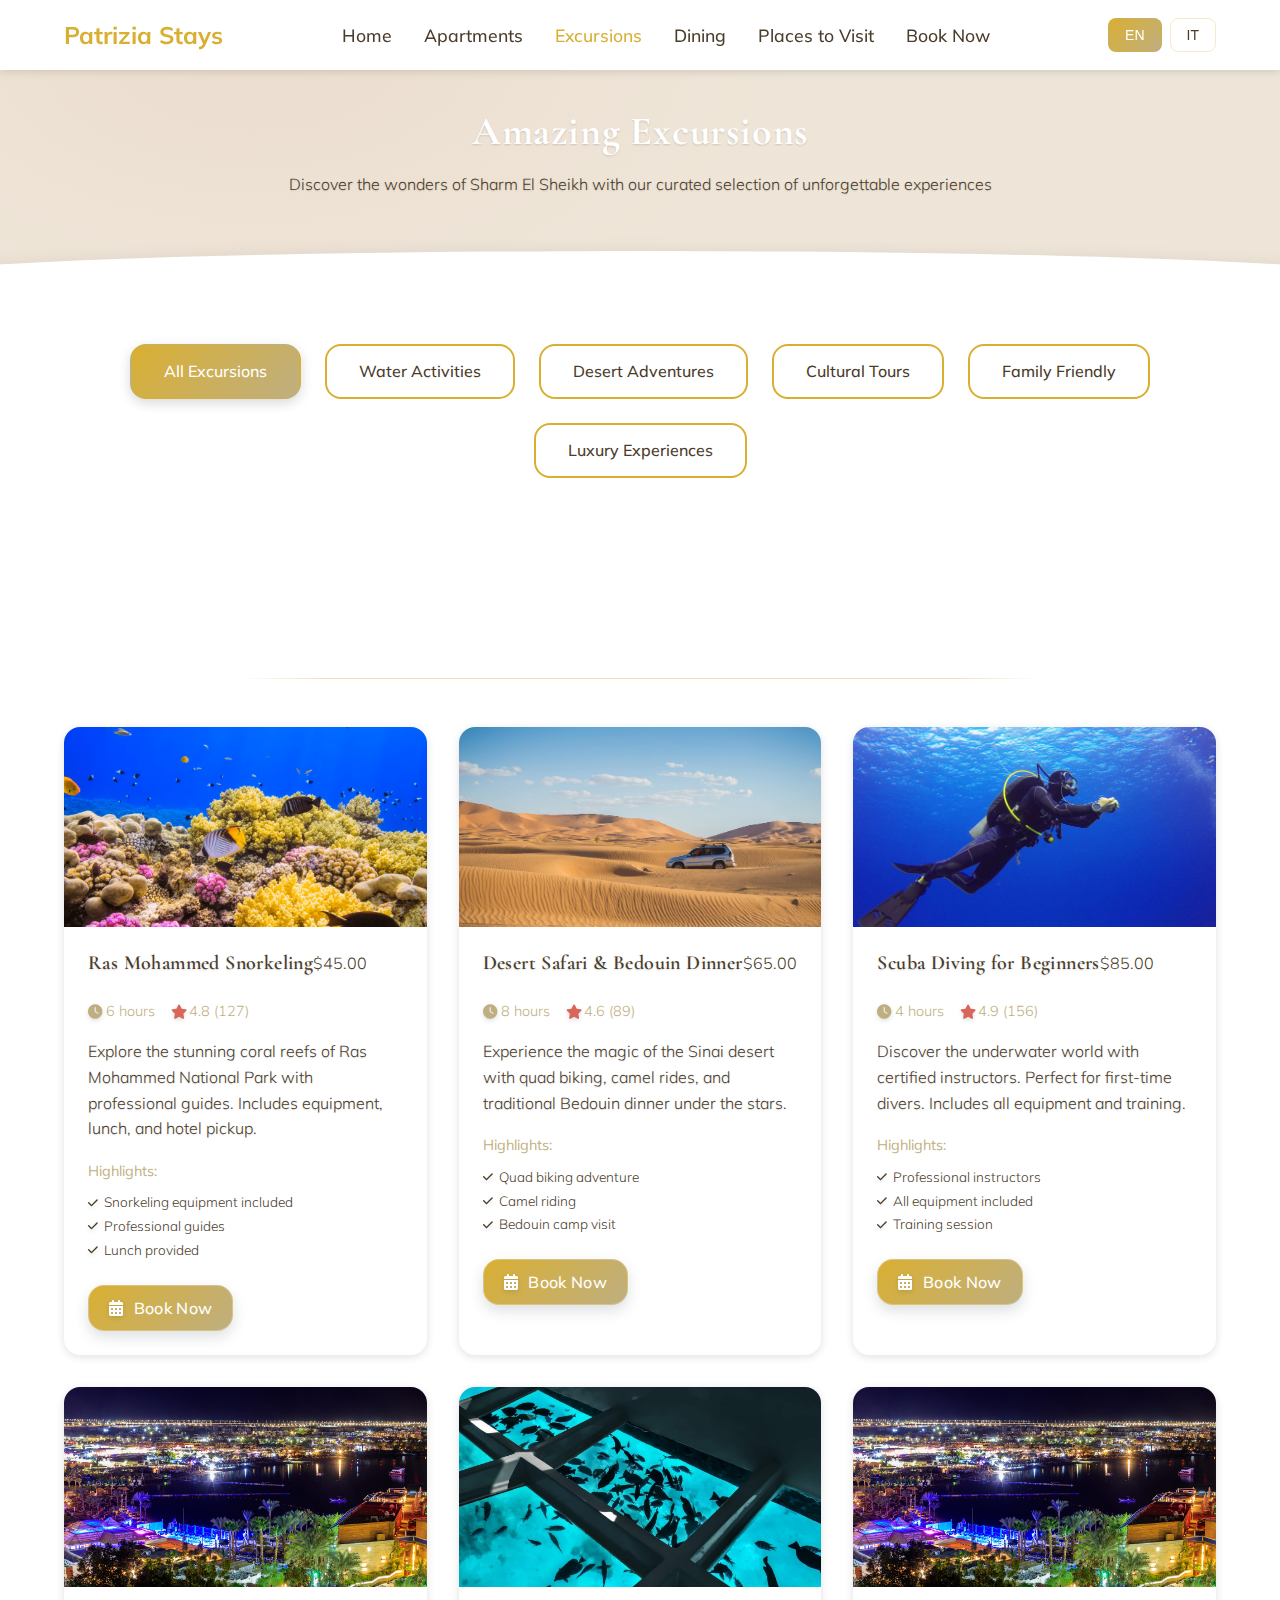
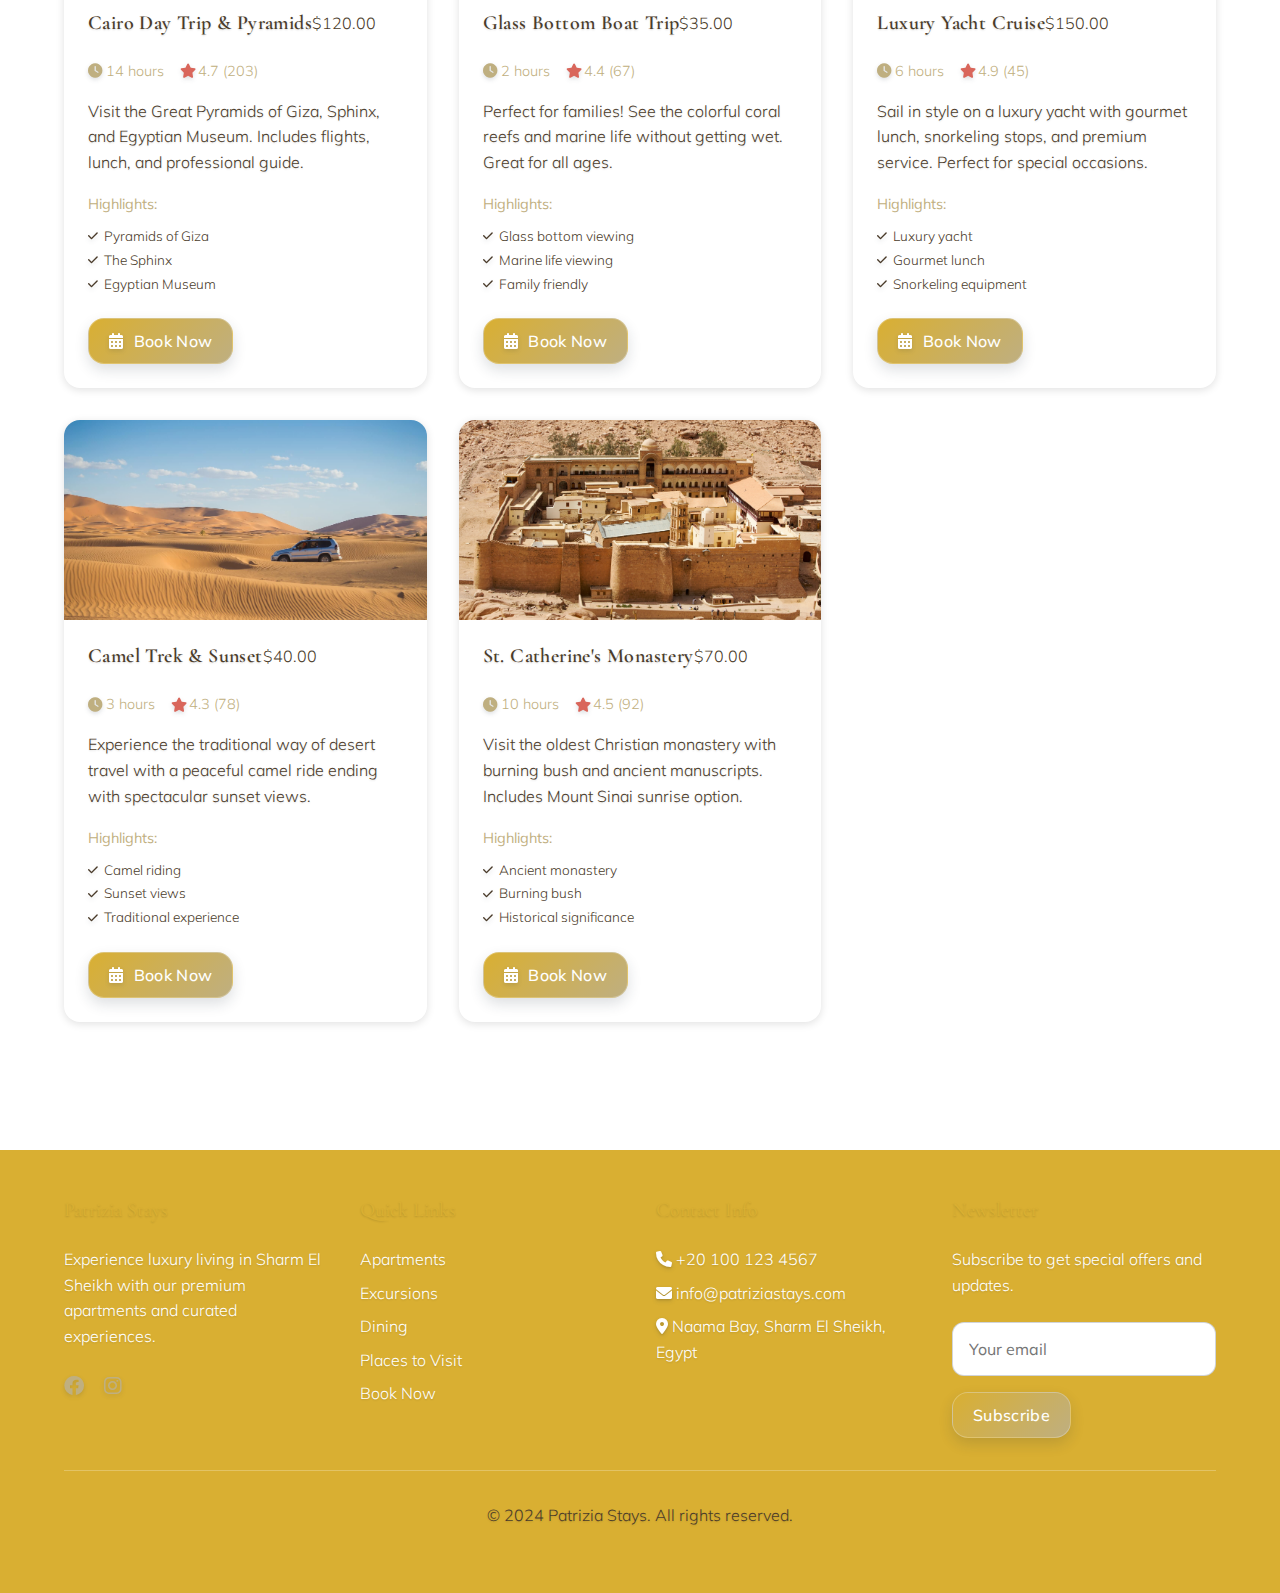
<file: excursions.html>
<!DOCTYPE html>
<html lang="en">
<head>
    <meta charset="UTF-8">
    <meta name="viewport" content="width=device-width, initial-scale=1.0">
    <title>Excursions - Patrizia Stays</title>
    <meta name="description" content="Discover amazing excursions in Sharm El Sheikh. From snorkeling and diving to desert safaris and cultural tours.">
    
    <!-- Fonts and Icons -->
    <link rel="preconnect" href="https://fonts.googleapis.com">
    <link rel="preconnect" href="https://fonts.gstatic.com" crossorigin>
    <link href="https://fonts.googleapis.com/css2?family=Poppins:wght@300;400;500;600;700&display=swap" rel="stylesheet">
    <link rel="stylesheet" href="https://cdnjs.cloudflare.com/ajax/libs/font-awesome/6.0.0/css/all.min.css">
    
    <!-- Styles -->
    <link rel="stylesheet" href="css/style.css">
    <link rel="stylesheet" href="css/responsive.css">
</head>
<body>
    <!-- Navigation -->
    <nav class="navbar">
        <div class="navbar-container">
            <a href="index.html" class="navbar-brand">Patrizia Stays</a>
            
            <button class="mobile-toggle" id="mobileToggle">
                <i class="fas fa-bars"></i>
            </button>
            
            <ul class="navbar-nav" id="navbarNav">
                <li><a href="index.html" class="nav-link" data-en="Home" data-it="Casa">Home</a></li>
                <li><a href="apartments.html" class="nav-link" data-en="Apartments" data-it="Appartamenti">Apartments</a></li>
                <li><a href="excursions.html" class="nav-link active" data-en="Excursions" data-it="Escursioni">Excursions</a></li>
                <li><a href="dining.html" class="nav-link" data-en="Dining" data-it="Ristorazione">Dining</a></li>
                <li><a href="to-visit.html" class="nav-link" data-en="Places to Visit" data-it="Luoghi da Visitare">Places to Visit</a></li>
                <li><a href="reservation.html" class="nav-link" data-en="Book Now" data-it="Prenota Ora">Book Now</a></li>
            </ul>
            
            <div class="language-switcher" id="languageSwitcher">
                <button class="lang-btn active" data-lang="en">EN</button>
                <button class="lang-btn" data-lang="it">IT</button>
            </div>
        </div>
    </nav>

    <!-- Page Header -->
    <section class="section section-banner">
        <div class="container">
            <h1 data-en="Amazing Excursions" data-it="Escursioni Straordinarie">Amazing Excursions</h1>
            <p data-en="Discover the wonders of Sharm El Sheikh with our curated selection of unforgettable experiences" data-it="Scopri le meraviglie di Sharm El Sheikh con la nostra selezione curata di esperienze indimenticabili">
                Discover the wonders of Sharm El Sheikh with our curated selection of unforgettable experiences
            </p>
        </div>
    </section>

    <!-- Filters -->
    <section class="section bg-light no-divider">
        <div class="container">
            <div class="filters" id="excursionFilters">
                <button class="filter-btn active" data-filter="all" data-en="All Excursions" data-it="Tutte le Escursioni">All Excursions</button>
                <button class="filter-btn" data-filter="water" data-en="Water Activities" data-it="Attività Acquatiche">Water Activities</button>
                <button class="filter-btn" data-filter="desert" data-en="Desert Adventures" data-it="Avventure nel Deserto">Desert Adventures</button>
                <button class="filter-btn" data-filter="cultural" data-en="Cultural Tours" data-it="Tour Culturali">Cultural Tours</button>
                <button class="filter-btn" data-filter="family" data-en="Family Friendly" data-it="Adatto alle Famiglie">Family Friendly</button>
                <button class="filter-btn" data-filter="luxury" data-en="Luxury Experiences" data-it="Esperienze di Lusso">Luxury Experiences</button>
            </div>
        </div>
    </section>

    <!-- Excursions Grid -->
    <section class="section">
        <div class="container">
            <div class="grid grid-2" id="excursionsGrid">
                <!-- Excursions will be loaded dynamically -->
            </div>
        </div>
    </section>

    <!-- Booking Modal -->
    <div class="modal" id="bookingModal">
        <div class="modal-content" style="max-width: 500px;">
            <div class="modal-header">
                <h3 id="modalTitle" data-en="Book Excursion" data-it="Prenota Escursione">Book Excursion</h3>
                <button class="modal-close" id="modalClose">
                    <i class="fas fa-times"></i>
                </button>
            </div>
            <div class="modal-body">
                <form id="excursionBookingForm">
                    <div class="form-group">
                        <label data-en="Select Date" data-it="Seleziona Data">Select Date</label>
                        <input type="date" class="form-control" id="excursionDate" required>
                    </div>
                    
                    <div class="form-group">
                        <label data-en="Number of Participants" data-it="Numero di Partecipanti">Number of Participants</label>
                        <select class="form-control" id="participantCount">
                            <option value="1">1 Person</option>
                            <option value="2" selected>2 People</option>
                            <option value="3">3 People</option>
                            <option value="4">4 People</option>
                            <option value="5">5 People</option>
                            <option value="6">6 People</option>
                        </select>
                    </div>
                    
                    <div class="form-group">
                        <label data-en="Pickup Location" data-it="Punto di Prelievo">Pickup Location</label>
                        <select class="form-control" id="pickupLocation">
                            <option value="hotel" data-en="Hotel Pickup" data-it="Prelievo in Hotel">Hotel Pickup</option>
                            <option value="naama-bay" data-en="Naama Bay" data-it="Naama Bay">Naama Bay</option>
                            <option value="nabq-bay" data-en="Nabq Bay" data-it="Nabq Bay">Nabq Bay</option>
                        </select>
                    </div>
                    
                    <div class="booking-summary" id="excursionSummary">
                        <div class="summary-item">
                            <span data-en="Price per person" data-it="Prezzo per persona">Price per person</span>
                            <span id="pricePerPerson">$0</span>
                        </div>
                        <div class="summary-item">
                            <span data-en="Participants" data-it="Partecipanti">Participants</span>
                            <span id="participantDisplay">2</span>
                        </div>
                        <div class="summary-item">
                            <span data-en="Total" data-it="Totale">Total</span>
                            <span id="excursionTotal">$0</span>
                        </div>
                    </div>
                    
                    <button type="submit" class="btn btn-primary btn-block" data-en="Confirm Booking" data-it="Conferma Prenotazione">
                        Confirm Booking
                    </button>
                </form>
            </div>
        </div>
    </div>

    <!-- Footer -->
    <footer class="footer">
        <div class="container">
            <div class="footer-content">
                <div class="footer-section">
                    <h4 data-en="Patrizia Stays" data-it="Patrizia Stays">Patrizia Stays</h4>
                    <p data-en="Experience luxury living in Sharm El Sheikh with our premium apartments and curated experiences." data-it="Vivi il lusso a Sharm El Sheikh con i nostri appartamenti premium ed esperienze curate.">
                        Experience luxury living in Sharm El Sheikh with our premium apartments and curated experiences.
                    </p>
                    <div style="margin-top: var(--spacing-md);">
                        <a href="#" style="margin-right: var(--spacing-sm); color: var(--secondary-color);">
                            <i class="fab fa-facebook fa-lg"></i>
                        </a>
                        <a href="#" style="margin-right: var(--spacing-sm); color: var(--secondary-color);">
                            <i class="fab fa-instagram fa-lg"></i>
                        </a>
                        <a href="#" style="margin-right: var(--spacing-sm); color: var(--secondary-color);">
                            <i class="fab fa-tripadvisor fa-lg"></i>
                        </a>
                    </div>
                </div>
                
                <div class="footer-section">
                    <h4 data-en="Quick Links" data-it="Collegamenti Rapidi">Quick Links</h4>
                    <p><a href="apartments.html" data-en="Apartments" data-it="Appartamenti">Apartments</a></p>
                    <p><a href="excursions.html" data-en="Excursions" data-it="Escursioni">Excursions</a></p>
                    <p><a href="dining.html" data-en="Dining" data-it="Ristorazione">Dining</a></p>
                    <p><a href="to-visit.html" data-en="Places to Visit" data-it="Luoghi da Visitare">Places to Visit</a></p>
                    <p><a href="reservation.html" data-en="Book Now" data-it="Prenota Ora">Book Now</a></p>
                </div>
                
                <div class="footer-section">
                    <h4 data-en="Contact Info" data-it="Informazioni di Contatto">Contact Info</h4>
                    <p><i class="fas fa-phone"></i> +20 100 123 4567</p>
                    <p><i class="fas fa-envelope"></i> info@patriziastays.com</p>
                    <p><i class="fas fa-map-marker-alt"></i>
                        <span data-en="Naama Bay, Sharm El Sheikh, Egypt" data-it="Naama Bay, Sharm El Sheikh, Egitto">
                            Naama Bay, Sharm El Sheikh, Egypt
                        </span>
                    </p>
                </div>
                
                <div class="footer-section">
                    <h4 data-en="Newsletter" data-it="Newsletter">Newsletter</h4>
                    <p data-en="Subscribe to get special offers and updates." data-it="Iscriviti per ricevere offerte speciali e aggiornamenti.">
                        Subscribe to get special offers and updates.
                    </p>
                    <form style="margin-top: var(--spacing-md);">
                        <input type="email" placeholder="Your email" class="form-control" style="margin-bottom: var(--spacing-sm);" data-en-placeholder="Your email" data-it-placeholder="La tua email">
                        <button type="submit" class="btn btn-primary btn-block" data-en="Subscribe" data-it="Iscriviti">Subscribe</button>
                    </form>
                </div>
            </div>
            
            <div class="footer-bottom">
                <p>&copy; 2024 Patrizia Stays. 
                    <span data-en="All rights reserved." data-it="Tutti i diritti riservati.">
                        All rights reserved.
                    </span>
                </p>
            </div>
        </div>
    </footer>

    <!-- Scripts -->
    <script src="js/main.js"></script>
    <script src="js/language.js"></script>
    <script src="js/excursions.js"></script>
    <script>
        // Load excursions when page loads
        document.addEventListener('DOMContentLoaded', function() {
            loadExcursions();
        });
        
        function loadExcursions() {
            const excursions = [
                {
                    id: 1,
                    name: "Ras Mohammed Snorkeling",
                    name_it: "Snorkeling a Ras Mohammed",
                    image: "snorkeling.jpg",
                    price: 45,
                    duration: "6 hours",
                    duration_it: "6 ore",
                    category: "water luxury",
                    description: "Explore the stunning coral reefs of Ras Mohammed National Park with professional guides. Includes equipment, lunch, and hotel pickup.",
                    description_it: "Esplora le straordinarie barriere coralline del Parco Nazionale di Ras Mohammed con guide professionali. Include attrezzatura, pranzo e prelievo in hotel.",
                    highlights: ["Snorkeling equipment included", "Professional guides", "Lunch provided", "Hotel pickup/drop-off", "National park fees included"],
                    highlights_it: ["Attrezzatura per snorkeling inclusa", "Guide professionali", "Pranzo fornito", "Prelievo/consegna in hotel", "Tasse parco nazionale incluse"],
                    rating: 4.8,
                    reviews: 127
                },
                {
                    id: 2,
                    name: "Desert Safari & Bedouin Dinner",
                    name_it: "Safari nel Deserto & Cena Beduina",
                    image: "desert-safari.jpg",
                    price: 65,
                    duration: "8 hours",
                    duration_it: "8 ore",
                    category: "desert cultural",
                    description: "Experience the magic of the Sinai desert with quad biking, camel rides, and traditional Bedouin dinner under the stars.",
                    description_it: "Vivi la magia del deserto del Sinai con quad, cammelli e cena tradizionale beduina sotto le stelle.",
                    highlights: ["Quad biking adventure", "Camel riding", "Bedouin camp visit", "Traditional dinner", "Stargazing experience"],
                    highlights_it: ["Avventura in quad", "Cavalcata di cammelli", "Visita campo beduino", "Cena tradizionale", "Esperienza di osservazione delle stelle"],
                    rating: 4.6,
                    reviews: 89
                },
                {
                    id: 3,
                    name: "Scuba Diving for Beginners",
                    name_it: "Immersioni Subacquee per Principianti",
                    image: "scuba-diving.jpg",
                    price: 85,
                    duration: "4 hours",
                    duration_it: "4 ore",
                    category: "water luxury",
                    description: "Discover the underwater world with certified instructors. Perfect for first-time divers. Includes all equipment and training.",
                    description_it: "Scopri il mondo sottomarino con istruttori certificati. Perfetto per i sub esordienti. Include tutta l'attrezzatura e la formazione.",
                    highlights: ["Professional instructors", "All equipment included", "Training session", "Shallow water dive", "Underwater photos"],
                    highlights_it: ["Istruttori professionali", "Tutta l'attrezzatura inclusa", "Sessione di formazione", "Immersione in acque basse", "Foto subacquee"],
                    rating: 4.9,
                    reviews: 156
                },
                {
                    id: 4,
                    name: "Cairo Day Trip & Pyramids",
                    name_it: "Gita di un Giorno al Cairo & Piramidi",
                    image: "naama-bay.jpg",
                    price: 120,
                    duration: "14 hours",
                    duration_it: "14 ore",
                    category: "cultural luxury",
                    description: "Visit the Great Pyramids of Giza, Sphinx, and Egyptian Museum. Includes flights, lunch, and professional guide.",
                    description_it: "Visita le Grandi Piramidi di Giza, la Sfinge e il Museo Egizio. Include voli, pranzo e guida professionale.",
                    highlights: ["Pyramids of Giza", "The Sphinx", "Egyptian Museum", "Professional guide", "Lunch included"],
                    highlights_it: ["Piramidi di Giza", "La Sfinge", "Museo Egizio", "Guida professionale", "Pranzo incluso"],
                    rating: 4.7,
                    reviews: 203
                },
                {
                    id: 5,
                    name: "Glass Bottom Boat Trip",
                    name_it: "Gita in Barca con Fondo di Vetro",
                    image: "glass-boat.jpg",
                    price: 35,
                    duration: "2 hours",
                    duration_it: "2 ore",
                    category: "water family",
                    description: "Perfect for families! See the colorful coral reefs and marine life without getting wet. Great for all ages.",
                    description_it: "Perfetto per le famiglie! Vedi le colorate barriere coralline e la vita marina senza bagnarsi. Ottimo per tutte le età.",
                    highlights: ["Glass bottom viewing", "Marine life viewing", "Family friendly", "Professional crew", "Refreshments included"],
                    highlights_it: ["Osservazione dal fondo di vetro", "Vista vita marina", "Adatto alle famiglie", "Equipaggio professionale", "Rinfreschi inclusi"],
                    rating: 4.4,
                    reviews: 67
                },
                {
                    id: 6,
                    name: "Luxury Yacht Cruise",
                    name_it: "Crociera in Yacht di Lusso",
                    image: "naama-bay.jpg",
                    price: 150,
                    duration: "6 hours",
                    duration_it: "6 ore",
                    category: "water luxury",
                    description: "Sail in style on a luxury yacht with gourmet lunch, snorkeling stops, and premium service. Perfect for special occasions.",
                    description_it: "Naviga con stile su uno yacht di lusso con pranzo gourmet, soste per snorkeling e servizio premium. Perfetto per occasioni speciali.",
                    highlights: ["Luxury yacht", "Gourmet lunch", "Snorkeling equipment", "Premium service", "Open bar"],
                    highlights_it: ["Yacht di lusso", "Pranzo gourmet", "Attrezzatura snorkeling", "Servizio premium", "Bar aperto"],
                    rating: 4.9,
                    reviews: 45
                },
                {
                    id: 7,
                    name: "Camel Trek & Sunset",
                    name_it: "Escursione in Cammello & Tramonto",
                    image: "desert-safari.jpg",
                    price: 40,
                    duration: "3 hours",
                    duration_it: "3 ore",
                    category: "desert family",
                    description: "Experience the traditional way of desert travel with a peaceful camel ride ending with spectacular sunset views.",
                    description_it: "Vivi il modo tradizionale di viaggiare nel deserto con una tranquilla cavalcata di cammelli che termina con spettacolari viste al tramonto.",
                    highlights: ["Camel riding", "Sunset views", "Traditional experience", "Photo opportunities", "Refreshments"],
                    highlights_it: ["Cavalcata di cammelli", "Viste al tramonto", "Esperienza tradizionale", "Opportunità fotografiche", "Rinfreschi"],
                    rating: 4.3,
                    reviews: 78
                },
                {
                    id: 8,
                    name: "St. Catherine's Monastery",
                    name_it: "Monastero di Santa Caterina",
                    image: "st-catherine-monastery.jpg",
                    price: 70,
                    duration: "10 hours",
                    duration_it: "10 ore",
                    category: "cultural",
                    description: "Visit the oldest Christian monastery with burning bush and ancient manuscripts. Includes Mount Sinai sunrise option.",
                    description_it: "Visita il più antico monastero cristiano con il roveto ardente e antichi manoscritti. Include opzione alba sul Monte Sinai.",
                    highlights: ["Ancient monastery", "Burning bush", "Historical significance", "Mount Sinai option", "Professional guide"],
                    highlights_it: ["Monastero antico", "Roveto ardente", "Importanza storica", "Opzione Monte Sinai", "Guida professionale"],
                    rating: 4.5,
                    reviews: 92
                }
            ];
            
            const container = document.getElementById('excursionsGrid');
            const currentLang = localStorage.getItem('language') || 'en';
            
            container.innerHTML = excursions.map(excursion => `
                <div class="card fade-in excursion-item" data-category="${excursion.category}">
                    <img src="images/${excursion.image}" alt="${currentLang === 'it' ? excursion.name_it : excursion.name}" class="card-img">
                    <div class="card-body">
                        <div style="display: flex; justify-content: between; align-items: flex-start; margin-bottom: var(--spacing-sm);">
                            <h3 class="card-title">${currentLang === 'it' ? excursion.name_it : excursion.name}</h3>
                            <span class="excursion-price">$${excursion.price}</span>
                        </div>
                        
                        <div style="display: flex; align-items: center; margin-bottom: var(--spacing-sm); color: var(--text-light); font-size: 0.9rem;">
                            <i class="fas fa-clock" style="margin-right: 4px;"></i>
                            <span style="margin-right: var(--spacing-sm);">${currentLang === 'it' ? excursion.duration_it : excursion.duration}</span>
                            <i class="fas fa-star" style="color: var(--accent-color); margin-right: 2px;"></i>
                            <span>${excursion.rating} (${excursion.reviews})</span>
                        </div>
                        
                        <p class="card-text">${currentLang === 'it' ? excursion.description_it : excursion.description}</p>
                        
                        <div style="margin-bottom: var(--spacing-md);">
                            <strong style="font-size: 0.9rem; color: var(--text-light);">
                                <span data-en="Highlights:" data-it="Punti Salienti:">Highlights:</span>
                            </strong>
                            <div style="margin-top: var(--spacing-xs);">
                                ${(currentLang === 'it' && excursion.highlights_it ? excursion.highlights_it : excursion.highlights).slice(0, 3).map(highlight => 
                                    `<div style="display: flex; align-items: center; margin-bottom: 2px; font-size: 0.85rem;">
                                        <i class="fas fa-check" style="color: var(--success-color); margin-right: 6px; font-size: 0.7rem;"></i>
                                        <span>${highlight}</span>
                                    </div>`
                                ).join('')}
                            </div>
                        </div>
                        
                        <button class="btn btn-primary btn-block book-excursion-btn" 
                                data-excursion-id="${excursion.id}"
                                data-excursion-name="${currentLang === 'it' ? excursion.name_it : excursion.name}"
                                data-excursion-price="${excursion.price}">
                            <i class="fas fa-calendar-alt" style="margin-right: 6px;"></i>
                            <span data-en="Book Now" data-it="Prenota Ora">Book Now</span>
                        </button>
                    </div>
                </div>
            `).join('');
            
            // Trigger fade-in animation
            setTimeout(() => {
                document.querySelectorAll('.fade-in').forEach(el => el.classList.add('visible'));
            }, 100);
            
            // Add booking button handlers
            document.querySelectorAll('.book-excursion-btn').forEach(btn => {
                btn.addEventListener('click', function() {
                    const excursionId = this.dataset.excursionId;
                    const excursionName = this.dataset.excursionName;
                    const excursionPrice = this.dataset.excursionPrice;
                    
                    openBookingModal(excursionId, excursionName, excursionPrice);
                });
            });
        }
        
        function openBookingModal(excursionId, excursionName, excursionPrice) {
            const modal = document.getElementById('bookingModal');
            const modalTitle = document.getElementById('modalTitle');
            const currentLang = localStorage.getItem('language') || 'en';
            
            modalTitle.textContent = currentLang === 'it' ? `Prenota: ${excursionName}` : `Book: ${excursionName}`;
            
            // Set minimum date to tomorrow
            const tomorrow = new Date();
            tomorrow.setDate(tomorrow.getDate() + 1);
            document.getElementById('excursionDate').min = tomorrow.toISOString().split('T')[0];
            
            // Store booking data
            modal.dataset.excursionId = excursionId;
            modal.dataset.excursionName = excursionName;
            modal.dataset.excursionPrice = excursionPrice;
            
            // Reset form
            document.getElementById('excursionBookingForm').reset();
            updateExcursionPrice();
            
            modal.style.display = 'flex';
        }
        
        function updateExcursionPrice() {
            const pricePerPerson = parseInt(document.getElementById('bookingModal').dataset.excursionPrice);
            const participantCount = parseInt(document.getElementById('participantCount').value);
            const total = pricePerPerson * participantCount;
            
            document.getElementById('pricePerPerson').textContent = `$${pricePerPerson}`;
            document.getElementById('participantDisplay').textContent = participantCount;
            document.getElementById('excursionTotal').textContent = `$${total}`;
        }
        
        // Modal event listeners
        document.getElementById('modalClose').addEventListener('click', function() {
            document.getElementById('bookingModal').style.display = 'none';
        });
        
        document.getElementById('participantCount').addEventListener('change', updateExcursionPrice);
        
        document.getElementById('excursionBookingForm').addEventListener('submit', function(e) {
            e.preventDefault();
            
            const modal = document.getElementById('bookingModal');
            const excursionId = modal.dataset.excursionId;
            const excursionName = modal.dataset.excursionName;
            const date = document.getElementById('excursionDate').value;
            const participants = document.getElementById('participantCount').value;
            const pickup = document.getElementById('pickupLocation').value;
            const total = document.getElementById('excursionTotal').textContent;
            
            if (!date) {
                alert('Please select a date');
                return;
            }
            
            // Store booking data
            const bookingData = {
                type: 'excursion',
                excursionId: excursionId,
                excursionName: excursionName,
                date: date,
                participants: participants,
                pickup: pickup,
                total: total
            };
            
            localStorage.setItem('excursionBooking', JSON.stringify(bookingData));
            
            // Show success message
            const currentLang = localStorage.getItem('language') || 'en';
            alert(currentLang === 'it' ? 'Prenotazione confermata!' : 'Booking confirmed!');
            
            modal.style.display = 'none';
        });
        
        // Close modal when clicking outside
        document.getElementById('bookingModal').addEventListener('click', function(e) {
            if (e.target === this) {
                this.style.display = 'none';
            }
        });
    </script>
</body>
</html>
</file>
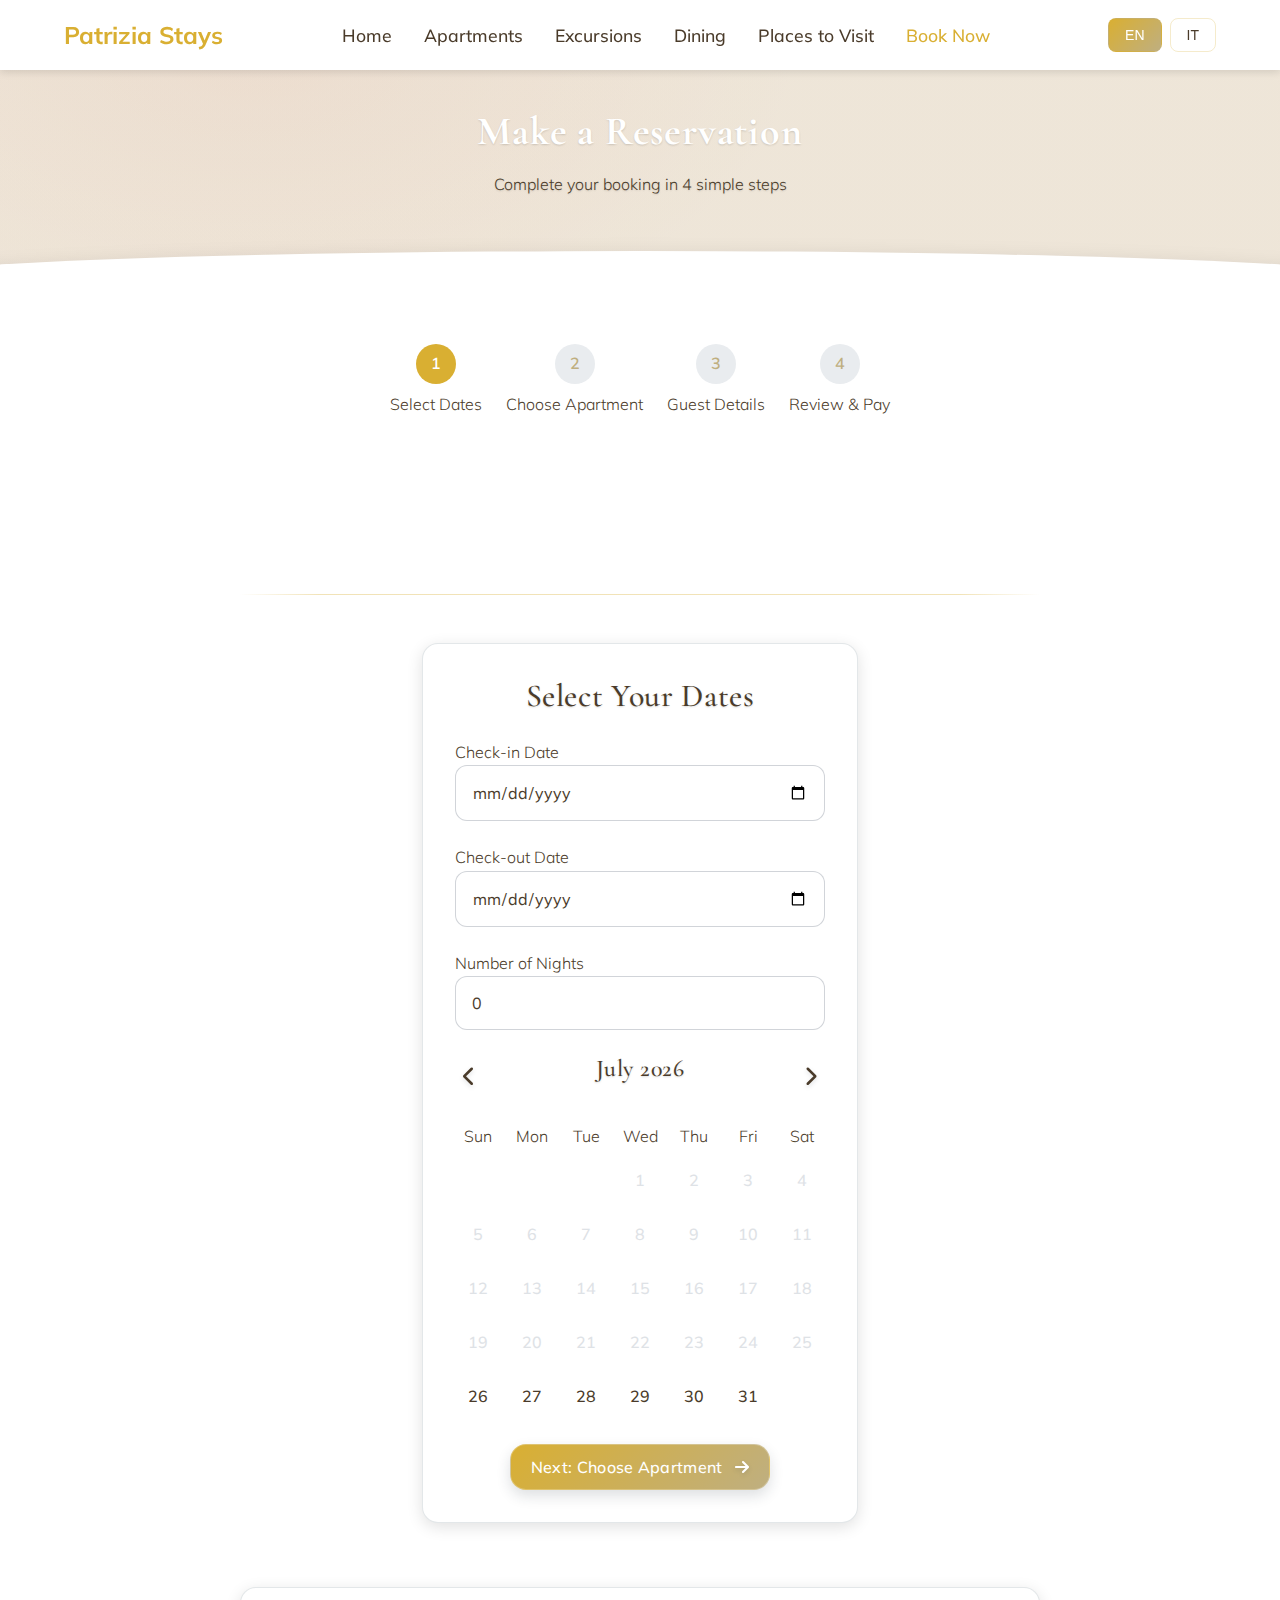
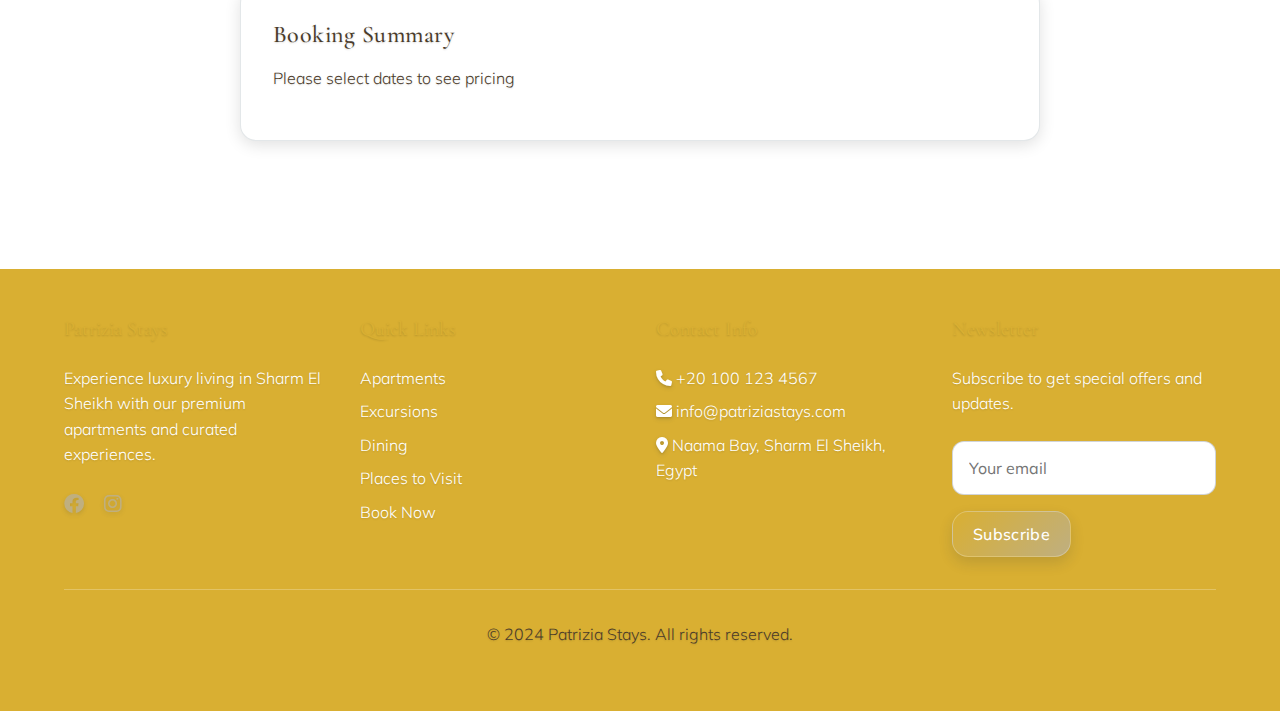
<file: reservation.html>
<!DOCTYPE html>
<html lang="en">
<head>
    <meta charset="UTF-8">
    <meta name="viewport" content="width=device-width, initial-scale=1.0">
    <title>Reservation - Patrizia Stays</title>
    <meta name="description" content="Book your stay at Patrizia Stays with our easy 4-step reservation process. Secure online booking with instant confirmation.">
    
    <!-- Fonts and Icons -->
    <link rel="preconnect" href="https://fonts.googleapis.com">
    <link rel="preconnect" href="https://fonts.gstatic.com" crossorigin>
    <link href="https://fonts.googleapis.com/css2?family=Poppins:wght@300;400;500;600;700&display=swap" rel="stylesheet">
    <link rel="stylesheet" href="https://cdnjs.cloudflare.com/ajax/libs/font-awesome/6.0.0/css/all.min.css">
    
    <!-- Styles -->
    <link rel="stylesheet" href="css/style.css">
    <link rel="stylesheet" href="css/responsive.css">
</head>
<body>
    <!-- Navigation -->
    <nav class="navbar">
        <div class="navbar-container">
            <a href="index.html" class="navbar-brand">Patrizia Stays</a>
            
            <button class="mobile-toggle" id="mobileToggle">
                <i class="fas fa-bars"></i>
            </button>
            
            <ul class="navbar-nav" id="navbarNav">
                <li><a href="index.html" class="nav-link" data-en="Home" data-it="Casa">Home</a></li>
                <li><a href="apartments.html" class="nav-link" data-en="Apartments" data-it="Appartamenti">Apartments</a></li>
                <li><a href="excursions.html" class="nav-link" data-en="Excursions" data-it="Escursioni">Excursions</a></li>
                <li><a href="dining.html" class="nav-link" data-en="Dining" data-it="Ristorazione">Dining</a></li>
                <li><a href="to-visit.html" class="nav-link" data-en="Places to Visit" data-it="Luoghi da Visitare">Places to Visit</a></li>
                <li><a href="reservation.html" class="nav-link active" data-en="Book Now" data-it="Prenota Ora">Book Now</a></li>
            </ul>
            
            <div class="language-switcher" id="languageSwitcher">
                <button class="lang-btn active" data-lang="en">EN</button>
                <button class="lang-btn" data-lang="it">IT</button>
            </div>
        </div>
    </nav>

    <!-- Page Header -->
    <section class="section section-banner">
        <div class="container">
            <h1 data-en="Make a Reservation" data-it="Fai una Prenotazione">Make a Reservation</h1>
            <p data-en="Complete your booking in 4 simple steps" data-it="Completa la tua prenotazione in 4 semplici passaggi">
                Complete your booking in 4 simple steps
            </p>
        </div>
    </section>

    <!-- Reservation Progress -->
    <section class="section bg-light">
        <div class="container">
            <div class="step-indicator" id="stepIndicator">
                <div class="step active" data-step="1">
                    <div class="step-number">1</div>
                    <div class="step-label" data-en="Select Dates" data-it="Seleziona Date">Select Dates</div>
                </div>
                <div class="step" data-step="2">
                    <div class="step-number">2</div>
                    <div class="step-label" data-en="Choose Apartment" data-it="Scegli Appartamento">Choose Apartment</div>
                </div>
                <div class="step" data-step="3">
                    <div class="step-number">3</div>
                    <div class="step-label" data-en="Guest Details" data-it="Dettagli Ospite">Guest Details</div>
                </div>
                <div class="step" data-step="4">
                    <div class="step-number">4</div>
                    <div class="step-label" data-en="Review & Pay" data-it="Rivedi e Paga">Review & Pay</div>
                </div>
            </div>
        </div>
    </section>

    <!-- Reservation Form Container -->
    <section class="section">
        <div class="container">
            <div class="reservation-container">
                <!-- Step 1: Select Dates -->
                <div class="reservation-step active" id="step1">
                    <h2 data-en="Select Your Dates" data-it="Seleziona le Tue Date">Select Your Dates</h2>
                    
                    <div class="form-group">
                        <label data-en="Check-in Date" data-it="Data di Check-in">Check-in Date</label>
                        <input type="date" class="form-control" id="checkInDate" required>
                    </div>
                    
                    <div class="form-group">
                        <label data-en="Check-out Date" data-it="Data di Check-out">Check-out Date</label>
                        <input type="date" class="form-control" id="checkOutDate" required>
                    </div>
                    
                    <div class="form-group">
                        <label data-en="Number of Nights" data-it="Numero di Notti">Number of Nights</label>
                        <input type="number" class="form-control" id="nightsCount" readonly value="0">
                    </div>
                    
                    <div class="calendar-container">
                        <div class="calendar-header">
                            <button class="calendar-nav" id="prevMonth">
                                <i class="fas fa-chevron-left"></i>
                            </button>
                            <h3 id="calendarMonth"></h3>
                            <button class="calendar-nav" id="nextMonth">
                                <i class="fas fa-chevron-right"></i>
                            </button>
                        </div>
                        <div class="calendar-grid" id="calendarGrid">
                            <!-- Calendar will be generated here -->
                        </div>
                    </div>
                    
                    <div class="step-navigation">
                        <button class="btn btn-primary" id="step1Next">
                            <span data-en="Next: Choose Apartment" data-it="Prossimo: Scegli Appartamento">Next: Choose Apartment</span>
                            <i class="fas fa-arrow-right" style="margin-left: 8px;"></i>
                        </button>
                    </div>
                </div>

                <!-- Step 2: Choose Apartment -->
                <div class="reservation-step" id="step2">
                    <h2 data-en="Choose Your Apartment" data-it="Scegli il Tuo Appartamento">Choose Your Apartment</h2>
                    
                    <div class="apartments-grid" id="apartmentsGrid">
                        <!-- Apartments will be loaded dynamically -->
                    </div>
                    
                    <div class="step-navigation">
                        <button class="btn btn-secondary" id="step2Prev">
                            <i class="fas fa-arrow-left" style="margin-right: 8px;"></i>
                            <span data-en="Back to Dates" data-it="Torna alle Date">Back to Dates</span>
                        </button>
                        <button class="btn btn-primary" id="step2Next">
                            <span data-en="Next: Guest Details" data-it="Prossimo: Dettagli Ospite">Next: Guest Details</span>
                            <i class="fas fa-arrow-right" style="margin-left: 8px;"></i>
                        </button>
                    </div>
                </div>

                <!-- Step 3: Guest Details -->
                <div class="reservation-step" id="step3">
                    <h2 data-en="Guest Information" data-it="Informazioni Ospite">Guest Information</h2>
                    
                    <div class="form-row">
                        <div class="form-group">
                            <label data-en="First Name" data-it="Nome">First Name</label>
                            <input type="text" class="form-control" id="firstName" required>
                        </div>
                        <div class="form-group">
                            <label data-en="Last Name" data-it="Cognome">Last Name</label>
                            <input type="text" class="form-control" id="lastName" required>
                        </div>
                    </div>
                    
                    <div class="form-group">
                        <label data-en="Email Address" data-it="Indirizzo Email">Email Address</label>
                        <input type="email" class="form-control" id="email" required>
                    </div>
                    
                    <div class="form-group">
                        <label data-en="Phone Number" data-it="Numero di Telefono">Phone Number</label>
                        <input type="tel" class="form-control" id="phone" required>
                    </div>
                    
                    <div class="form-group">
                        <label data-en="Number of Guests" data-it="Numero di Ospiti">Number of Guests</label>
                        <select class="form-control" id="guestCount">
                            <option value="1">1 Guest</option>
                            <option value="2">2 Guests</option>
                            <option value="3">3 Guests</option>
                            <option value="4">4 Guests</option>
                            <option value="5">5 Guests</option>
                            <option value="6">6 Guests</option>
                        </select>
                    </div>
                    
                    <div class="form-group">
                        <label data-en="Special Requests" data-it="Richieste Speciali">Special Requests</label>
                        <textarea class="form-control" id="specialRequests" rows="3" 
                                  data-en-placeholder="Any special requirements or requests..." 
                                  data-it-placeholder="Eventuali requisiti o richieste speciali..."
                                  style="resize: vertical;"></textarea>
                    </div>
                    
                    <div class="step-navigation">
                        <button class="btn btn-secondary" id="step3Prev">
                            <i class="fas fa-arrow-left" style="margin-right: 8px;"></i>
                            <span data-en="Back to Apartments" data-it="Torna agli Appartamenti">Back to Apartments</span>
                        </button>
                        <button class="btn btn-primary" id="step3Next">
                            <span data-en="Next: Review & Pay" data-it="Prossimo: Rivedi e Paga">Next: Review & Pay</span>
                            <i class="fas fa-arrow-right" style="margin-left: 8px;"></i>
                        </button>
                    </div>
                </div>

                <!-- Step 4: Review & Pay -->
                <div class="reservation-step" id="step4">
                    <h2 data-en="Review Your Booking" data-it="Rivedi la Tua Prenotazione">Review Your Booking</h2>
                    
                    <div class="booking-summary">
                        <div class="summary-section">
                            <h4 data-en="Booking Details" data-it="Dettagli Prenotazione">Booking Details</h4>
                            <div class="summary-item">
                                <span data-en="Apartment:" data-it="Appartamento:">Apartment:</span>
                                <span id="summaryApartment">-</span>
                            </div>
                            <div class="summary-item">
                                <span data-en="Check-in:" data-it="Check-in:">Check-in:</span>
                                <span id="summaryCheckIn">-</span>
                            </div>
                            <div class="summary-item">
                                <span data-en="Check-out:" data-it="Check-out:">Check-out:</span>
                                <span id="summaryCheckOut">-</span>
                            </div>
                            <div class="summary-item">
                                <span data-en="Nights:" data-it="Notti:">Nights:</span>
                                <span id="summaryNights">-</span>
                            </div>
                            <div class="summary-item">
                                <span data-en="Guests:" data-it="Ospiti:">Guests:</span>
                                <span id="summaryGuests">-</span>
                            </div>
                        </div>
                        
                        <div class="summary-section">
                            <h4 data-en="Guest Information" data-it="Informazioni Ospite">Guest Information</h4>
                            <div class="summary-item">
                                <span data-en="Name:" data-it="Nome:">Name:</span>
                                <span id="summaryName">-</span>
                            </div>
                            <div class="summary-item">
                                <span data-en="Email:" data-it="Email:">Email:</span>
                                <span id="summaryEmail">-</span>
                            </div>
                            <div class="summary-item">
                                <span data-en="Phone:" data-it="Telefono:">Phone:</span>
                                <span id="summaryPhone">-</span>
                            </div>
                        </div>
                        
                        <div class="summary-section">
                            <h4 data-en="Pricing" data-it="Prezzi">Pricing</h4>
                            <div class="summary-item">
                                <span data-en="Nightly Rate:" data-it="Tariffa Notturna:">Nightly Rate:</span>
                                <span id="summaryRate">-</span>
                            </div>
                            <div class="summary-item">
                                <span data-en="Subtotal:" data-it="Subtotale:">Subtotal:</span>
                                <span id="summarySubtotal">-</span>
                            </div>
                            <div class="summary-item">
                                <span data-en="Service Fee (10%):" data-it="Tassa di Servizio (10%):">Service Fee (10%):</span>
                                <span id="summaryFee">-</span>
                            </div>
                            <div class="summary-item total">
                                <span data-en="Total:" data-it="Totale:">Total:</span>
                                <span id="summaryTotal">-</span>
                            </div>
                        </div>
                    </div>
                    
                    <div class="payment-section">
                        <h4 data-en="Payment Method" data-it="Metodo di Pagamento">Payment Method</h4>
                        <div class="payment-methods">
                            <label class="payment-method">
                                <input type="radio" name="paymentMethod" value="credit-card" checked>
                                <div class="payment-method-content">
                                    <i class="fas fa-credit-card"></i>
                                    <span data-en="Credit Card" data-it="Carta di Credito">Credit Card</span>
                                </div>
                            </label>
                            <label class="payment-method">
                                <input type="radio" name="paymentMethod" value="paypal">
                                <div class="payment-method-content">
                                    <i class="fab fa-paypal"></i>
                                    <span>PayPal</span>
                                </div>
                            </label>
                        </div>
                        
                        <div id="creditCardForm">
                            <div class="form-row">
                                <div class="form-group">
                                    <label data-en="Card Number" data-it="Numero Carta">Card Number</label>
                                    <input type="text" class="form-control" id="cardNumber" placeholder="1234 5678 9012 3456">
                                </div>
                                <div class="form-group" style="width: 100px;">
                                    <label data-en="CVV" data-it="CVV">CVV</label>
                                    <input type="text" class="form-control" id="cvv" placeholder="123">
                                </div>
                            </div>
                            <div class="form-row">
                                <div class="form-group">
                                    <label data-en="Expiry Month" data-it="Mese di Scadenza">Expiry Month</label>
                                    <select class="form-control" id="expiryMonth">
                                        <option value="">MM</option>
                                        <option value="01">01</option>
                                        <option value="02">02</option>
                                        <option value="03">03</option>
                                        <option value="04">04</option>
                                        <option value="05">05</option>
                                        <option value="06">06</option>
                                        <option value="07">07</option>
                                        <option value="08">08</option>
                                        <option value="09">09</option>
                                        <option value="10">10</option>
                                        <option value="11">11</option>
                                        <option value="12">12</option>
                                    </select>
                                </div>
                                <div class="form-group">
                                    <label data-en="Expiry Year" data-it="Anno di Scadenza">Expiry Year</label>
                                    <select class="form-control" id="expiryYear">
                                        <option value="">YYYY</option>
                                        <option value="2024">2024</option>
                                        <option value="2025">2025</option>
                                        <option value="2026">2026</option>
                                        <option value="2027">2027</option>
                                        <option value="2028">2028</option>
                                    </select>
                                </div>
                            </div>
                        </div>
                    </div>
                    
                    <div class="step-navigation">
                        <button class="btn btn-secondary" id="step4Prev">
                            <i class="fas fa-arrow-left" style="margin-right: 8px;"></i>
                            <span data-en="Back to Details" data-it="Torna ai Dettagli">Back to Details</span>
                        </button>
                        <button class="btn btn-success" id="completeBooking">
                            <i class="fas fa-check" style="margin-right: 8px;"></i>
                            <span data-en="Complete Booking" data-it="Completa Prenotazione">Complete Booking</span>
                        </button>
                    </div>
                </div>
            </div>
            
            <!-- Booking Summary Sidebar -->
            <div class="booking-sidebar">
                <div class="sidebar-card">
                    <h3 data-en="Booking Summary" data-it="Riepilogo Prenotazione">Booking Summary</h3>
                    <div id="sidebarSummary">
                        <p data-en="Please select dates to see pricing" data-it="Seleziona le date per vedere i prezzi">Please select dates to see pricing</p>
                    </div>
                </div>
                
                <div class="sidebar-card" id="sidebarApartment" style="display: none;">
                    <h4 data-en="Selected Apartment" data-it="Appartamento Selezionato">Selected Apartment</h4>
                    <div id="sidebarApartmentDetails"></div>
                </div>
            </div>
        </div>
    </section>

    <!-- Footer -->
    <footer class="footer">
        <div class="container">
            <div class="footer-content">
                <div class="footer-section">
                    <h4 data-en="Patrizia Stays" data-it="Patrizia Stays">Patrizia Stays</h4>
                    <p data-en="Experience luxury living in Sharm El Sheikh with our premium apartments and curated experiences." data-it="Vivi il lusso a Sharm El Sheikh con i nostri appartamenti premium ed esperienze curate.">
                        Experience luxury living in Sharm El Sheikh with our premium apartments and curated experiences.
                    </p>
                    <div style="margin-top: var(--spacing-md);">
                        <a href="#" style="margin-right: var(--spacing-sm); color: var(--secondary-color);">
                            <i class="fab fa-facebook fa-lg"></i>
                        </a>
                        <a href="#" style="margin-right: var(--spacing-sm); color: var(--secondary-color);">
                            <i class="fab fa-instagram fa-lg"></i>
                        </a>
                        <a href="#" style="margin-right: var(--spacing-sm); color: var(--secondary-color);">
                            <i class="fab fa-tripadvisor fa-lg"></i>
                        </a>
                    </div>
                </div>
                
                <div class="footer-section">
                    <h4 data-en="Quick Links" data-it="Collegamenti Rapidi">Quick Links</h4>
                    <p><a href="apartments.html" data-en="Apartments" data-it="Appartamenti">Apartments</a></p>
                    <p><a href="excursions.html" data-en="Excursions" data-it="Escursioni">Excursions</a></p>
                    <p><a href="dining.html" data-en="Dining" data-it="Ristorazione">Dining</a></p>
                    <p><a href="to-visit.html" data-en="Places to Visit" data-it="Luoghi da Visitare">Places to Visit</a></p>
                    <p><a href="reservation.html" data-en="Book Now" data-it="Prenota Ora">Book Now</a></p>
                </div>
                
                <div class="footer-section">
                    <h4 data-en="Contact Info" data-it="Informazioni di Contatto">Contact Info</h4>
                    <p><i class="fas fa-phone"></i> +20 100 123 4567</p>
                    <p><i class="fas fa-envelope"></i> info@patriziastays.com</p>
                    <p><i class="fas fa-map-marker-alt"></i>
                        <span data-en="Naama Bay, Sharm El Sheikh, Egypt" data-it="Naama Bay, Sharm El Sheikh, Egitto">
                            Naama Bay, Sharm El Sheikh, Egypt
                        </span>
                    </p>
                </div>
                
                <div class="footer-section">
                    <h4 data-en="Newsletter" data-it="Newsletter">Newsletter</h4>
                    <p data-en="Subscribe to get special offers and updates." data-it="Iscriviti per ricevere offerte speciali e aggiornamenti.">
                        Subscribe to get special offers and updates.
                    </p>
                    <form style="margin-top: var(--spacing-md);">
                        <input type="email" placeholder="Your email" class="form-control" style="margin-bottom: var(--spacing-sm);" data-en-placeholder="Your email" data-it-placeholder="La tua email">
                        <button type="submit" class="btn btn-primary btn-block" data-en="Subscribe" data-it="Iscriviti">Subscribe</button>
                    </form>
                </div>
            </div>
            
            <div class="footer-bottom">
                <p>&copy; 2024 Patrizia Stays. 
                    <span data-en="All rights reserved." data-it="Tutti i diritti riservati.">
                        All rights reserved.
                    </span>
                </p>
            </div>
        </div>
    </footer>

    <!-- Scripts -->
    <script src="js/main.js"></script>
    <script src="js/language.js"></script>
    <script src="js/reservation.js"></script>
    <script>
        // Initialize reservation system
        document.addEventListener('DOMContentLoaded', function() {
            initializeReservation();
        });
        
        function initializeReservation() {
            // Set minimum date to today
            const today = new Date().toISOString().split('T')[0];
            document.getElementById('checkInDate').min = today;
            document.getElementById('checkOutDate').min = today;
            
            // Initialize calendar
            initializeCalendar();
            
            // Load available apartments
            loadAvailableApartments();
            
            // Set up event listeners
            setupReservationEventListeners();
        }
        
        function initializeCalendar() {
            const currentDate = new Date();
            const currentMonth = currentDate.getMonth();
            const currentYear = currentDate.getFullYear();
            
            generateCalendar(currentYear, currentMonth);
            
            document.getElementById('calendarMonth').textContent = 
                currentDate.toLocaleString('default', { month: 'long', year: 'numeric' });
        }
        
        function generateCalendar(year, month) {
            const calendarGrid = document.getElementById('calendarGrid');
            const firstDay = new Date(year, month, 1).getDay();
            const daysInMonth = new Date(year, month + 1, 0).getDate();
            
            // Clear existing calendar
            calendarGrid.innerHTML = '';
            
            // Add day headers
            const dayHeaders = ['Sun', 'Mon', 'Tue', 'Wed', 'Thu', 'Fri', 'Sat'];
            dayHeaders.forEach(day => {
                const header = document.createElement('div');
                header.className = 'calendar-header-day';
                header.textContent = day;
                calendarGrid.appendChild(header);
            });
            
            // Add empty cells for days before month starts
            for (let i = 0; i < firstDay; i++) {
                const emptyDay = document.createElement('div');
                emptyDay.className = 'calendar-day empty';
                calendarGrid.appendChild(emptyDay);
            }
            
            // Add days of the month
            for (let day = 1; day <= daysInMonth; day++) {
                const dayElement = document.createElement('div');
                dayElement.className = 'calendar-day';
                dayElement.textContent = day;
                dayElement.dataset.date = `${year}-${String(month + 1).padStart(2, '0')}-${String(day).padStart(2, '0')}`;
                
                // Check if date is in the past
                const dateStr = dayElement.dataset.date;
                const today = new Date().toISOString().split('T')[0];
                if (dateStr < today) {
                    dayElement.classList.add('disabled');
                } else {
                    dayElement.addEventListener('click', function() {
                        selectDate(this.dataset.date);
                    });
                }
                
                calendarGrid.appendChild(dayElement);
            }
        }
        
        function selectDate(date) {
            const checkInDate = document.getElementById('checkInDate').value;
            const checkOutDate = document.getElementById('checkOutDate').value;
            
            if (!checkInDate || (checkInDate && checkOutDate)) {
                // Set as check-in date
                document.getElementById('checkInDate').value = date;
                document.getElementById('checkOutDate').value = '';
                updateCalendarSelection();
            } else if (date > checkInDate) {
                // Set as check-out date
                document.getElementById('checkOutDate').value = date;
                updateCalendarSelection();
                updateNightsCount();
                updateSidebarSummary();
            }
        }
        
        function updateCalendarSelection() {
            const checkInDate = document.getElementById('checkInDate').value;
            const checkOutDate = document.getElementById('checkOutDate').value;
            
            // Remove previous selections
            document.querySelectorAll('.calendar-day').forEach(day => {
                day.classList.remove('selected', 'range');
            });
            
            if (checkInDate) {
                const checkInElement = document.querySelector(`[data-date="${checkInDate}"]`);
                if (checkInElement) {
                    checkInElement.classList.add('selected');
                }
            }
            
            if (checkOutDate) {
                const checkOutElement = document.querySelector(`[data-date="${checkOutDate}"]`);
                if (checkOutElement) {
                    checkOutElement.classList.add('selected');
                }
                
                // Highlight range
                if (checkInDate && checkOutDate) {
                    const startDate = new Date(checkInDate);
                    const endDate = new Date(checkOutDate);
                    const currentDate = new Date(startDate);
                    
                    while (currentDate < endDate) {
                        currentDate.setDate(currentDate.getDate() + 1);
                        const dateStr = currentDate.toISOString().split('T')[0];
                        const dateElement = document.querySelector(`[data-date="${dateStr}"]`);
                        if (dateElement && dateStr !== checkOutDate) {
                            dateElement.classList.add('range');
                        }
                    }
                }
            }
        }
        
        function updateNightsCount() {
            const checkInDate = document.getElementById('checkInDate').value;
            const checkOutDate = document.getElementById('checkOutDate').value;
            
            if (checkInDate && checkOutDate) {
                const start = new Date(checkInDate);
                const end = new Date(checkOutDate);
                const nights = Math.ceil((end - start) / (1000 * 60 * 60 * 24));
                document.getElementById('nightsCount').value = nights;
            } else {
                document.getElementById('nightsCount').value = 0;
            }
        }
        
        function loadAvailableApartments() {
            const apartments = [
                {
                    id: 1,
                    name: "Sea View Deluxe",
                    name_it: "Vista Mare Deluxe",
                    image: "apartment1.jpg",
                    price: 120,
                    capacity: 4,
                    bedrooms: 2,
                    bathrooms: 2,
                    amenities: ["Sea view", "Balcony", "WiFi", "Kitchen", "AC"],
                    amenities_it: ["Vista mare", "Balcone", "WiFi", "Cucina", "Aria condizionata"],
                    description: "Luxurious sea view apartment with modern amenities and private balcony.",
                    description_it: "Lussuoso appartamento con vista mare, comfort moderni e balcone privato."
                },
                {
                    id: 2,
                    name: "Garden Paradise",
                    name_it: "Paradiso del Giardino",
                    image: "apartment2.jpg",
                    price: 95,
                    capacity: 3,
                    bedrooms: 1,
                    bathrooms: 1,
                    amenities: ["Garden view", "Terrace", "WiFi", "Kitchen", "Pool access"],
                    amenities_it: ["Vista giardino", "Terrazza", "WiFi", "Cucina", "Accesso piscina"],
                    description: "Cozy apartment with beautiful garden views and direct pool access.",
                    description_it: "Accogliente appartamento con bellissima vista giardino e accesso diretto alla piscina."
                },
                {
                    id: 3,
                    name: "Executive Suite",
                    name_it: "Suite Esecutiva",
                    image: "apartment3.jpg",
                    price: 150,
                    capacity: 6,
                    bedrooms: 3,
                    bathrooms: 2,
                    amenities: ["City view", "Balcony", "WiFi", "Full kitchen", "Gym access"],
                    amenities_it: ["Vista città", "Balcone", "WiFi", "Cucina completa", "Accesso palestra"],
                    description: "Spacious executive suite perfect for families or business travelers.",
                    description_it: "Spaziosa suite esecutiva perfetta per famiglie o viaggiatori d'affari."
                },
                {
                    id: 4,
                    name: "Beachfront Villa",
                    name_it: "Villa Fronte Spiaggia",
                    image: "apartment4.jpg",
                    price: 200,
                    capacity: 8,
                    bedrooms: 4,
                    bathrooms: 3,
                    amenities: ["Beach access", "Private pool", "WiFi", "Kitchen", "BBQ area"],
                    amenities_it: ["Accesso spiaggia", "Piscina privata", "WiFi", "Cucina", "Area BBQ"],
                    description: "Stunning beachfront villa with private pool and direct beach access.",
                    description_it: "Stupefacente villa fronte spiaggia con piscina privata e accesso diretto alla spiaggia."
                }
            ];
            
            const currentLang = localStorage.getItem('language') || 'en';
            
            const container = document.getElementById('apartmentsGrid');
            container.innerHTML = apartments.map(apartment => `
                <div class="apartment-card" data-apartment-id="${apartment.id}">
                    <img src="images/${apartment.image}" alt="${currentLang === 'it' ? apartment.name_it : apartment.name}" class="apartment-img">
                    <div class="apartment-content">
                        <div style="display: flex; justify-content: space-between; align-items: flex-start; margin-bottom: var(--spacing-sm);">
                            <h3 class="apartment-title">${currentLang === 'it' ? apartment.name_it : apartment.name}</h3>
                            <span class="apartment-price">$${apartment.price}/night</span>
                        </div>
                        
                        <div style="display: flex; align-items: center; margin-bottom: var(--spacing-sm); color: var(--text-light); font-size: 0.9rem;">
                            <span style="margin-right: var(--spacing-sm);">
                                <i class="fas fa-users"></i> ${apartment.capacity}
                            </span>
                            <span style="margin-right: var(--spacing-sm);">
                                <i class="fas fa-bed"></i> ${apartment.bedrooms}
                            </span>
                            <span>
                                <i class="fas fa-bath"></i> ${apartment.bathrooms}
                            </span>
                        </div>
                        
                        <p class="apartment-description">${currentLang === 'it' ? apartment.description_it : apartment.description}</p>
                        
                        <div style="margin-bottom: var(--spacing-md);">
                            <strong style="font-size: 0.9rem; color: var(--text-light);">
                                <span data-en="Amenities:" data-it="Servizi:">Amenities:</span>
                            </strong>
                            <div style="margin-top: var(--spacing-xs);">
                                ${(currentLang === 'it' && apartment.amenities_it ? apartment.amenities_it : apartment.amenities).map(amenity => 
                                    `<span style="background: var(--bg-light); padding: 2px 6px; border-radius: 4px; font-size: 0.75rem; margin-right: 4px;">${amenity}</span>`
                                ).join('')}
                            </div>
                        </div>
                        
                        <button class="btn btn-primary btn-block select-apartment-btn" data-apartment-id="${apartment.id}">
                            <span data-en="Select This Apartment" data-it="Seleziona Questo Appartamento">Select This Apartment</span>
                        </button>
                    </div>
                </div>
            `).join('');
            
            // Add selection handlers
            document.querySelectorAll('.select-apartment-btn').forEach(btn => {
                btn.addEventListener('click', function() {
                    const apartmentId = this.dataset.apartmentId;
                    selectApartment(apartmentId);
                });
            });
        }
        
        function selectApartment(apartmentId) {
            // Store selected apartment
            const apartments = [
                { id: 1, name: "Sea View Deluxe", name_it: "Vista Mare Deluxe", price: 120 },
                { id: 2, name: "Garden Paradise", name_it: "Paradiso del Giardino", price: 95 },
                { id: 3, name: "Executive Suite", name_it: "Suite Esecutiva", price: 150 },
                { id: 4, name: "Beachfront Villa", name_it: "Villa Fronte Spiaggia", price: 200 }
            ];
            
            const apartment = apartments.find(a => a.id == apartmentId);
            if (apartment) {
                const currentLang = localStorage.getItem('language') || 'en';
                const apartmentName = currentLang === 'it' ? apartment.name_it : apartment.name;
                
                // Store in session
                sessionStorage.setItem('selectedApartment', JSON.stringify({
                    id: apartmentId,
                    name: apartmentName,
                    price: apartment.price
                }));
                
                // Update UI
                document.querySelectorAll('.apartment-card').forEach(card => {
                    card.classList.remove('selected');
                });
                
                const selectedCard = document.querySelector(`[data-apartment-id="${apartmentId}"]`);
                if (selectedCard) {
                    selectedCard.classList.add('selected');
                }
                
                // Update sidebar
                updateSidebarApartment(apartmentName, apartment.price);
            }
        }
        
        function updateSidebarApartment(name, price) {
            const sidebarApartment = document.getElementById('sidebarApartment');
            const sidebarApartmentDetails = document.getElementById('sidebarApartmentDetails');
            
            sidebarApartment.style.display = 'block';
            sidebarApartmentDetails.innerHTML = `
                <h4>${name}</h4>
                <p style="color: var(--primary-color); font-weight: 600;">$${price}/night</p>
            `;
        }
        
        function updateSidebarSummary() {
            const checkInDate = document.getElementById('checkInDate').value;
            const checkOutDate = document.getElementById('checkOutDate').value;
            const nights = document.getElementById('nightsCount').value;
            const sidebarSummary = document.getElementById('sidebarSummary');
            
            if (checkInDate && checkOutDate && nights > 0) {
                const currentLang = localStorage.getItem('language') || 'en';
                sidebarSummary.innerHTML = `
                    <div class="summary-item">
                        <span>${currentLang === 'it' ? 'Check-in:' : 'Check-in:'}</span>
                        <span>${new Date(checkInDate).toLocaleDateString()}</span>
                    </div>
                    <div class="summary-item">
                        <span>${currentLang === 'it' ? 'Check-out:' : 'Check-out:'}</span>
                        <span>${new Date(checkOutDate).toLocaleDateString()}</span>
                    </div>
                    <div class="summary-item">
                        <span>${currentLang === 'it' ? 'Notti:' : 'Nights:'}</span>
                        <span>${nights}</span>
                    </div>
                `;
            }
        }
        
        function setupReservationEventListeners() {
            // Calendar navigation
            document.getElementById('prevMonth').addEventListener('click', function() {
                const currentText = document.getElementById('calendarMonth').textContent;
                const [month, year] = currentText.split(' ');
                const date = new Date(`${month} 1, ${year}`);
                date.setMonth(date.getMonth() - 1);
                generateCalendar(date.getFullYear(), date.getMonth());
                document.getElementById('calendarMonth').textContent = 
                    date.toLocaleString('default', { month: 'long', year: 'numeric' });
            });
            
            document.getElementById('nextMonth').addEventListener('click', function() {
                const currentText = document.getElementById('calendarMonth').textContent;
                const [month, year] = currentText.split(' ');
                const date = new Date(`${month} 1, ${year}`);
                date.setMonth(date.getMonth() + 1);
                generateCalendar(date.getFullYear(), date.getMonth());
                document.getElementById('calendarMonth').textContent = 
                    date.toLocaleString('default', { month: 'long', year: 'numeric' });
            });
            
            // Date inputs
            document.getElementById('checkInDate').addEventListener('change', function() {
                updateCalendarSelection();
                updateNightsCount();
                updateSidebarSummary();
                
                // Update check-out minimum date
                const checkInDate = this.value;
                if (checkInDate) {
                    const minCheckOut = new Date(checkInDate);
                    minCheckOut.setDate(minCheckOut.getDate() + 1);
                    document.getElementById('checkOutDate').min = minCheckOut.toISOString().split('T')[0];
                }
            });
            
            document.getElementById('checkOutDate').addEventListener('change', function() {
                updateCalendarSelection();
                updateNightsCount();
                updateSidebarSummary();
            });
            
            // Step navigation
            document.getElementById('step1Next').addEventListener('click', function() {
                const checkInDate = document.getElementById('checkInDate').value;
                const checkOutDate = document.getElementById('checkOutDate').value;
                
                if (!checkInDate || !checkOutDate) {
                    const currentLang = localStorage.getItem('language') || 'en';
                    alert(currentLang === 'it' ? 'Seleziona entrambe le date' : 'Please select both dates');
                    return;
                }
                
                goToStep(2);
            });
            
            document.getElementById('step2Prev').addEventListener('click', function() {
                goToStep(1);
            });
            
            document.getElementById('step2Next').addEventListener('click', function() {
                const selectedApartment = sessionStorage.getItem('selectedApartment');
                if (!selectedApartment) {
                    const currentLang = localStorage.getItem('language') || 'en';
                    alert(currentLang === 'it' ? 'Seleziona un appartamento' : 'Please select an apartment');
                    return;
                }
                goToStep(3);
            });
            
            document.getElementById('step3Prev').addEventListener('click', function() {
                goToStep(2);
            });
            
            document.getElementById('step3Next').addEventListener('click', function() {
                const firstName = document.getElementById('firstName').value;
                const lastName = document.getElementById('lastName').value;
                const email = document.getElementById('email').value;
                const phone = document.getElementById('phone').value;
                
                if (!firstName || !lastName || !email || !phone) {
                    const currentLang = localStorage.getItem('language') || 'en';
                    alert(currentLang === 'it' ? 'Compila tutti i campi obbligatori' : 'Please fill in all required fields');
                    return;
                }
                
                // Store guest info
                sessionStorage.setItem('guestInfo', JSON.stringify({
                    firstName: firstName,
                    lastName: lastName,
                    email: email,
                    phone: phone,
                    guestCount: document.getElementById('guestCount').value,
                    specialRequests: document.getElementById('specialRequests').value
                }));
                
                updateReviewSummary();
                goToStep(4);
            });
            
            document.getElementById('step4Prev').addEventListener('click', function() {
                goToStep(3);
            });
            
            document.getElementById('completeBooking').addEventListener('click', function() {
                completeBooking();
            });
            
            // Payment method selection
            document.querySelectorAll('input[name="paymentMethod"]').forEach(radio => {
                radio.addEventListener('change', function() {
                    const creditCardForm = document.getElementById('creditCardForm');
                    if (this.value === 'credit-card') {
                        creditCardForm.style.display = 'block';
                    } else {
                        creditCardForm.style.display = 'none';
                    }
                });
            });
        }
        
        function goToStep(step) {
            // Hide all steps
            document.querySelectorAll('.reservation-step').forEach(s => s.classList.remove('active'));
            document.querySelectorAll('.step').forEach(s => s.classList.remove('active'));
            
            // Show current step
            document.getElementById(`step${step}`).classList.add('active');
            document.querySelector(`[data-step="${step}"]`).classList.add('active');
            
            // Update progress indicator
            updateStepIndicator(step);
        }
        
        function updateStepIndicator(step) {
            document.querySelectorAll('.step').forEach((s, index) => {
                if (index < step) {
                    s.classList.add('completed');
                } else {
                    s.classList.remove('completed');
                }
            });
        }
        
        function updateReviewSummary() {
            const checkInDate = document.getElementById('checkInDate').value;
            const checkOutDate = document.getElementById('checkOutDate').value;
            const nights = document.getElementById('nightsCount').value;
            const guestInfo = JSON.parse(sessionStorage.getItem('guestInfo') || '{}');
            const selectedApartment = JSON.parse(sessionStorage.getItem('selectedApartment') || '{}');
            
            // Update booking details
            document.getElementById('summaryApartment').textContent = selectedApartment.name || '-';
            document.getElementById('summaryCheckIn').textContent = checkInDate ? new Date(checkInDate).toLocaleDateString() : '-';
            document.getElementById('summaryCheckOut').textContent = checkOutDate ? new Date(checkOutDate).toLocaleDateString() : '-';
            document.getElementById('summaryNights').textContent = nights || '-';
            document.getElementById('summaryGuests').textContent = guestInfo.guestCount || '-';
            
            // Update guest info
            document.getElementById('summaryName').textContent = `${guestInfo.firstName || ''} ${guestInfo.lastName || ''}`.trim() || '-';
            document.getElementById('summaryEmail').textContent = guestInfo.email || '-';
            document.getElementById('summaryPhone').textContent = guestInfo.phone || '-';
            
            // Update pricing
            const rate = selectedApartment.price || 0;
            const subtotal = rate * (parseInt(nights) || 0);
            const fee = subtotal * 0.1;
            const total = subtotal + fee;
            
            document.getElementById('summaryRate').textContent = `$${rate}`;
            document.getElementById('summarySubtotal').textContent = `$${subtotal}`;
            document.getElementById('summaryFee').textContent = `$${fee.toFixed(2)}`;
            document.getElementById('summaryTotal').textContent = `$${total.toFixed(2)}`;
        }
        
        function completeBooking() {
            const paymentMethod = document.querySelector('input[name="paymentMethod"]:checked').value;
            
            if (paymentMethod === 'credit-card') {
                const cardNumber = document.getElementById('cardNumber').value;
                const cvv = document.getElementById('cvv').value;
                const expiryMonth = document.getElementById('expiryMonth').value;
                const expiryYear = document.getElementById('expiryYear').value;
                
                if (!cardNumber || !cvv || !expiryMonth || !expiryYear) {
                    const currentLang = localStorage.getItem('language') || 'en';
                    alert(currentLang === 'it' ? 'Compila tutti i dettagli della carta' : 'Please fill in all card details');
                    return;
                }
            }
            
            // Generate booking confirmation
            const bookingData = {
                bookingId: 'PS' + Date.now(),
                checkInDate: document.getElementById('checkInDate').value,
                checkOutDate: document.getElementById('checkOutDate').value,
                nights: document.getElementById('nightsCount').value,
                apartment: JSON.parse(sessionStorage.getItem('selectedApartment') || '{}'),
                guestInfo: JSON.parse(sessionStorage.getItem('guestInfo') || '{}'),
                total: document.getElementById('summaryTotal').textContent,
                paymentMethod: paymentMethod,
                bookingDate: new Date().toISOString()
            };
            
            // Store booking
            localStorage.setItem('bookingConfirmation', JSON.stringify(bookingData));
            
            // Show success message
            const currentLang = localStorage.getItem('language') || 'en';
            alert(currentLang === 'it' ? 
                `Prenotazione confermata! Il tuo numero di prenotazione è: ${bookingData.bookingId}` : 
                `Booking confirmed! Your booking number is: ${bookingData.bookingId}`
            );
            
            // Redirect to confirmation page or home
            window.location.href = 'index.html';
        }
    </script>
</body>
</html>
</file>
<file: css/style.css>
/* Patrizia Stays - Main Styles */

/* Import Google Fonts */
@import url('https://fonts.googleapis.com/css2?family=Mulish:wght@200;300;400;500;600&family=Playfair+Display:wght@400;500;600;700&family=Cormorant+Garamond:wght@500;600;700&display=swap');

/* CSS Variables - Design System */
:root {
    /* Colors */
    /* New palette */
    /* #D9AF32 #BFAF80 #F2EDE4 #F2C6AC #D9665B */
    --primary-color: #D9AF32; /* gold */
    --secondary-color: #BFAF80; /* taupe */
    --accent-color: #D9665B; /* coral accent */
    --text-dark: #4A3B2A; /* deep brown for body text */
    --text-light: #BFAF80; /* taupe for secondary text */
    --bg-light: rgba(242, 237, 228, 0.12); /* off-white tint */
    --bg-white: #FFFFFF; /* lightest background: pure white */
    --shadow-light: rgba(0, 0, 0, 0.12);
    --shadow-medium: rgba(0, 0, 0, 0.18);
    --shadow-heavy: rgba(0, 0, 0, 0.25);
    
    /* Typography */
    --font-family: 'Mulish', sans-serif;
    --font-heading: 'Cormorant Garamond', serif;
    --font-light: 300;
    --font-regular: 400;
    --font-medium: 500;
    --font-semibold: 600;
    --font-bold: 700;
    
    /* Spacing */
    --spacing-xs: 0.5rem;
    --spacing-sm: 1rem;
    --spacing-md: 1.5rem;
    --spacing-lg: 2rem;
    --spacing-xl: 3rem;
    --spacing-xxl: 4rem;
    
    /* Border Radius */
    --radius-sm: 8px;
    --radius-md: 12px;
    --radius-lg: 16px;
    --radius-xl: 24px;
    
    /* Transitions */
    --transition-fast: 0.2s ease;
    --transition-medium: 0.3s ease;
    --transition-slow: 0.5s ease;
}

/* Reset and Base Styles */
* {
    margin: 0;
    padding: 0;
    box-sizing: border-box;
}

html {
    scroll-behavior: smooth;
}

body {
    font-family: var(--font-family);
    font-weight: var(--font-light);
    line-height: 1.6;
    color: var(--text-dark);
    background-color: var(--bg-white);
    background-image: none;
    background-attachment: initial;
}

/* Homepage background aligned with global palette */
.home { background-color: var(--bg-white); }

/* Typography */
h1, h2, h3, h4, h5, h6 {
    font-family: var(--font-heading);
    font-weight: var(--font-medium);
    line-height: 1.25;
    margin-bottom: var(--spacing-sm);
    text-shadow: 0 1px 2px rgba(0, 0, 0, 0.15);
}

h1 { font-size: 2.5rem; font-weight: var(--font-bold); }
h2 { font-size: 2rem; }
h3 { font-size: 1.5rem; }
h4 { font-size: 1.25rem; }
h5 { font-size: 1.125rem; }
h6 { font-size: 1rem; }

/* Elegant heading refinement */
.section-title, h1, h2, h3 { letter-spacing: 0.02em; }

p {
    margin-bottom: var(--spacing-sm);
    color: var(--text-dark);
    text-shadow: 0 1px 2px rgba(0, 0, 0, 0.12);
}

a {
    text-decoration: none;
    color: inherit;
    transition: var(--transition-fast);
}

a:hover {
    color: var(--primary-color);
}

/* Buttons */
.btn {
    display: inline-block;
    padding: calc(var(--spacing-sm) + 2px) calc(var(--spacing-md) + 2px);
    border: none;
    border-radius: var(--radius-lg);
    font-family: var(--font-family);
    font-weight: var(--font-medium);
    letter-spacing: 0.02em;
    text-align: center;
    cursor: pointer;
    transition: var(--transition-medium);
    text-decoration: none;
    box-shadow: 0 6px 14px rgba(23, 59, 77, 0.15);
    color: #FFFFFF;
}

.btn-primary {
    background-color: var(--primary-color);
    color: #FFFFFF;
    border: 1px solid rgba(255, 255, 255, 0.25);
}

.btn-primary:hover {
    background-color: #B6911E; /* deeper gold for clear hover */
    color: #FFFFFF;
    transform: translateY(-2px);
    box-shadow: 0 8px 18px rgba(23, 59, 77, 0.25);
}

.btn-secondary {
    background-color: var(--secondary-color);
    color: #FFFFFF;
}

.btn-secondary:hover {
    background-color: #9C8E62; /* slightly darker taupe */
    color: #FFFFFF;
    transform: translateY(-2px);
    box-shadow: 0 4px 12px var(--shadow-medium);
}

.btn-accent {
    background-color: var(--accent-color);
    color: #FFFFFF;
}

.btn-accent:hover {
    background-color: #BD4E46; /* deepen to dark coral */
    color: #FFFFFF;
    transform: translateY(-2px);
    box-shadow: 0 4px 12px var(--shadow-medium);
}

.btn-outline {
    background-color: transparent;
    border: 2px solid var(--primary-color);
    color: var(--primary-color);
}

.btn-outline:hover {
    background-color: var(--primary-color);
    color: #FFFFFF;
}

/* Cards */
.card {
    background-color: var(--bg-white);
    border-radius: var(--radius-lg);
    box-shadow: 0 2px 8px var(--shadow-light);
    overflow: hidden;
    transition: var(--transition-medium);
}

.card:hover {
    transform: translateY(-4px);
    box-shadow: 0 8px 24px var(--shadow-medium);
}

.card-img {
    width: 100%;
    height: 200px;
    object-fit: cover;
}

/* Global image scaling */
img {
    max-width: 100%;
    height: auto;
    display: block;
}

/* Reservation page cards and images */
.apartment-card {
    background-color: var(--bg-white);
    border-radius: var(--radius-lg);
    box-shadow: 0 2px 8px var(--shadow-light);
    overflow: hidden;
    transition: var(--transition-medium);
    border: 1px solid rgba(23, 59, 77, 0.12);
}

.apartment-card.selected {
    border-color: var(--primary-color);
    box-shadow: 0 8px 24px var(--shadow-medium);
}

.apartment-img {
    width: 100%;
    height: 220px;
    object-fit: cover;
}

.booking-sidebar {
    /* Centered sidebar card on reservation page */
    position: static;
    top: auto;
    align-self: center;
    max-width: 800px;
    width: 100%;
    margin: var(--spacing-lg) auto 0;
}

.card-body {
    padding: var(--spacing-md);
}

.card-title {
    font-size: 1.25rem;
    font-weight: var(--font-semibold);
    margin-bottom: var(--spacing-xs);
}

.card-text {
    color: var(--text-dark);
    margin-bottom: var(--spacing-sm);
}

/* Navigation */
.navbar {
    position: fixed;
    top: 0;
    left: 0;
    right: 0;
    background-color: var(--bg-white);
    box-shadow: 0 2px 8px var(--shadow-light);
    z-index: 1000;
    transition: var(--transition-medium);
}

.navbar-container {
    max-width: 1200px;
    margin: 0 auto;
    padding: 0 var(--spacing-md);
    display: flex;
    justify-content: space-between;
    align-items: center;
    height: 70px;
}

.navbar-brand {
    font-size: 1.5rem;
    font-weight: var(--font-bold);
    color: var(--primary-color);
}

/* Reservation page – centered, collapsible step panels */
.reservation-container {
    max-width: 900px;
    margin: 0 auto;
    display: flex;
    flex-direction: column;
    gap: var(--spacing-lg);
    align-items: center;
}

.reservation-step {
    display: none;
    width: 100%;
    background-color: var(--bg-white);
    border-radius: var(--radius-lg);
    box-shadow: 0 4px 16px var(--shadow-light);
    border: 1px solid rgba(23, 59, 77, 0.12);
    padding: var(--spacing-lg);
    text-align: center;
}

.reservation-step.active {
    display: block;
}

.reservation-step h2 {
    margin-bottom: var(--spacing-md);
}

.reservation-step .form-group,
.reservation-step .form-row {
    max-width: 640px;
    margin: 0 auto var(--spacing-md);
    text-align: left;
}

.reservation-step .form-row {
    display: grid;
    grid-template-columns: 1fr 1fr;
    gap: var(--spacing-md);
}

@media screen and (max-width: 576px) {
    .reservation-step .form-row {
        grid-template-columns: 1fr;
    }
}

.step-navigation {
    display: flex;
    justify-content: center;
    gap: var(--spacing-md);
    margin-top: var(--spacing-md);
}

.apartments-grid {
    display: grid;
    grid-template-columns: repeat(auto-fit, minmax(260px, 1fr));
    gap: var(--spacing-md);
    align-items: start;
}

.sidebar-card {
    background-color: var(--bg-white);
    border-radius: var(--radius-lg);
    box-shadow: 0 4px 16px var(--shadow-light);
    border: 1px solid rgba(23, 59, 77, 0.12);
    padding: var(--spacing-lg);
}

.step-indicator {
    display: flex;
    justify-content: center;
    gap: var(--spacing-md);
}

/* Stylish centered divider line (doesn't touch ends) */
:root {
    --divider-color: rgba(217, 175, 50, 0.35); /* from #D9AF32 with transparency */
}

.divider {
    height: 1px;
    width: min(800px, 80%);
    margin: var(--spacing-xl) auto;
    background: linear-gradient(to right,
        transparent 0%,
        var(--divider-color) 10%,
        var(--divider-color) 90%,
        transparent 100%
    );
}

/* Automatically insert a divider before each subsequent section */
.section:not(:first-of-type)::before {
    content: "";
    display: block;
    height: 1px;
    width: min(800px, 80%);
    margin: var(--spacing-xl) auto;
    background: linear-gradient(to right,
        transparent 0%,
        var(--divider-color) 10%,
        var(--divider-color) 90%,
        transparent 100%
    );
}

/* Utility: remove divider line where needed */
.section.no-divider::before { display: none; }

/* Remove the first divider line directly below hero/banner */
.hero + .section::before,
.section-banner + .section::before {
    display: none;
}

.navbar-nav {
    display: flex;
    list-style: none;
    gap: var(--spacing-lg);
}

.nav-link {
    font-weight: var(--font-medium);
    color: var(--text-dark);
    transition: var(--transition-fast);
    font-size: 1.1rem;
}

.nav-link:hover,
.nav-link.active {
    color: var(--primary-color);
}

.language-switcher {
    display: flex;
    gap: var(--spacing-xs);
}

.lang-btn {
    padding: var(--spacing-xs) var(--spacing-sm);
    border: 1px solid rgba(217, 175, 50, 0.25);
    background-color: transparent;
    border-radius: var(--radius-sm);
    font-size: 0.875rem;
    cursor: pointer;
    transition: var(--transition-fast);
    color: var(--text-dark);
}

.lang-btn:hover,
.lang-btn.active {
    background-color: var(--primary-color);
    color: var(--bg-white);
    border-color: var(--primary-color);
}

/* Contextual button sizing */
div .btn { padding: 0.75rem 1.25rem; font-size: 1rem; }
a.btn { padding: 0.5rem 0.9rem; font-size: 0.9rem; }

/* Mobile Navigation */
.mobile-toggle {
    display: none;
    background: none;
    border: none;
    font-size: 1.5rem;
    color: var(--text-dark);
    cursor: pointer;
}

/* Hero Section */
.hero {
    position: relative;
    height: 75vh;
    background-image: url('../images/ras-mohammed.jpg');
    background-size: cover;
    background-position: center;
    display: flex;
    align-items: center;
    justify-content: center;
    text-align: center;
    color: #FFFFFF;
    overflow: hidden;
}

/* Responsive hero sizing */
@media screen and (max-width: 992px) {
  .hero { height: 70vh; }
  .hero-title { font-size: 2.8rem; }
  .hero-subtitle { font-size: 1.15rem; }
}

@media screen and (max-width: 600px) {
  .hero { height: 65vh; }
  .hero-title { font-size: 2.5rem; }
  .hero-subtitle { font-size: 1.05rem; }
}

/* Soft overlay to keep text readable on hero image */
.hero::before {
    content: "";
    position: absolute;
    inset: 0;
    /* Greece palette overlay */
    background-image:
        linear-gradient(180deg, rgba(200, 237, 242, 0.60), rgba(200, 237, 242, 0.60)),
        linear-gradient(135deg, rgba(143, 203, 217, 0.30), rgba(143, 203, 217, 0.30)),
        linear-gradient(90deg, rgba(33, 140, 165, 0.22), rgba(33, 140, 165, 0.22)),
        radial-gradient(900px 500px at 20% 15%, rgba(11, 158, 217, 0.18), transparent 60%);
    z-index: 0;
}

/* Curved bottom for hero banner (outward curve) */
.hero::after {
    content: "";
    position: absolute;
    left: 50%;
    transform: translateX(-50%);
    bottom: -1px;
    width: 120%;
    height: 90px;
    background: var(--bg-white);
    border-top-left-radius: 100% 80px;
    border-top-right-radius: 100% 80px;
    z-index: 1;
    box-shadow: 0 10px 24px var(--shadow-medium);
}

.hero-content {
    z-index: 2;
    max-width: 800px;
    padding: 0 var(--spacing-md);
}

.hero-title {
    font-size: 3.6rem;
    font-weight: var(--font-bold);
    margin-bottom: var(--spacing-md);
    animation: fadeInUp 1s ease-out;
}

.hero-subtitle {
    font-size: 1.3rem;
    margin-bottom: var(--spacing-xl);
    opacity: 0.9;
    animation: fadeInUp 1s ease-out 0.2s both;
}

.hero-buttons {
    display: flex;
    gap: var(--spacing-md);
    justify-content: center;
    animation: fadeInUp 1s ease-out 0.4s both;
}

/* Tighten spacing for the first section after hero */
.hero + .section {
    padding-top: var(--spacing-md);
}

/* Reduce gap between banner and the first content section */
.section-banner + .section {
    padding-top: var(--spacing-md);
}

/* Section Banner: apply home hero theme to page headers */
.section-banner {
    position: relative;
    overflow: hidden;
    text-align: center;
    display: flex;
    align-items: center;
    justify-content: center;
    color: #FFFFFF;
    padding-top: 100px; /* account for fixed navbar */
    padding-bottom: calc(var(--spacing-xxl) + 10px);
    min-height: 320px; /* enlarge banners for non-home pages */
}

.section-banner::before {
    content: "";
    position: absolute;
    inset: 0;
    /* New palette overlay */
    background-image:
        linear-gradient(180deg, rgba(242, 237, 228, 0.60), rgba(242, 237, 228, 0.60)),
        linear-gradient(135deg, rgba(191, 175, 128, 0.30), rgba(191, 175, 128, 0.30)),
        linear-gradient(90deg, rgba(242, 198, 172, 0.20), rgba(242, 198, 172, 0.20)),
        radial-gradient(900px 500px at 20% 15%, rgba(216, 101, 91, 0.18), transparent 60%);
    z-index: 0;
}

.section-banner::after {
    content: "";
    position: absolute;
    left: 50%;
    transform: translateX(-50%);
    bottom: -1px;
    width: 120%;
    height: 70px;
    background: var(--bg-white);
    border-top-left-radius: 100% 60px;
    border-top-right-radius: 100% 60px;
    z-index: 1;
    box-shadow: 0 10px 24px var(--shadow-medium);
}

.section-banner .container {
    position: relative;
    z-index: 2;
}

/* Wave Effect */
.wave {
    position: absolute;
    bottom: 0;
    left: 0;
    width: 100%;
    height: 100px;
    background: url('data:image/svg+xml,<svg xmlns="http://www.w3.org/2000/svg" viewBox="0 0 1200 120" preserveAspectRatio="none"><path d="M321.39,56.44c58-10.79,114.16-30.13,172-41.86,82.39-16.72,168.19-17.73,250.45-.39C823.78,31,906.67,72,985.66,92.83c70.05,18.48,146.53,26.09,214.34,3V0H0V27.35A600.21,600.21,0,0,0,321.39,56.44Z" fill="%23ffffff"></path></svg>');
    background-size: cover;
    animation: wave 10s linear infinite;
}

@keyframes wave {
    0% { background-position-x: 0; }
    100% { background-position-x: 1200px; }
}

@keyframes fadeInUp {
    from {
        opacity: 0;
        transform: translateY(30px);
    }
    to {
        opacity: 1;
        transform: translateY(0);
    }
}

/* Section Styles */
.section {
    padding: var(--spacing-xxl) 0;
}

.section-title {
    text-align: center;
    margin-bottom: var(--spacing-xl);
    font-size: 2.5rem;
    font-weight: var(--font-bold);
    color: var(--text-dark);
}

.container {
    max-width: 1200px;
    margin: 0 auto;
    padding: 0 var(--spacing-md);
}

/* Grid System */
.grid {
    display: grid;
    gap: var(--spacing-lg);
}

.grid-2 { grid-template-columns: repeat(auto-fit, minmax(300px, 1fr)); }
.grid-3 { grid-template-columns: repeat(auto-fit, minmax(250px, 1fr)); }
.grid-4 { grid-template-columns: repeat(auto-fit, minmax(200px, 1fr)); }

/* Filter System */
.filters {
    display: flex;
    flex-wrap: wrap;
    gap: var(--spacing-md);
    margin-bottom: var(--spacing-md);
    justify-content: center;
    align-items: center;
}

.filter-btn {
    display: inline-flex;
    align-items: center;
    justify-content: center;
    padding: var(--spacing-sm) var(--spacing-lg);
    border: 2px solid var(--primary-color);
    background-color: transparent;
    border-radius: var(--radius-lg);
    font-family: var(--font-family);
    font-weight: var(--font-medium);
    font-size: 1rem;
    line-height: 1.2;
    min-height: 44px;
    min-width: 140px;
    cursor: pointer;
    transition: var(--transition-fast);
    color: var(--text-dark);
}

.filter-btn:hover,
.filter-btn.active {
    background-color: var(--primary-color);
    color: #FFFFFF;
    border-color: var(--primary-color);
}

/* Modal */
.modal {
    display: none;
    position: fixed;
    top: 0;
    left: 0;
    width: 100%;
    height: 100%;
    background-color: rgba(0, 0, 0, 0.8);
    z-index: 2000;
    animation: fadeIn 0.3s ease;
    /* Ensure content centers when display is set to flex inline */
    align-items: center;
    justify-content: center;
}

.modal.active {
    display: flex;
}

.modal-content {
    background-color: var(--bg-white);
    border-radius: var(--radius-lg);
    max-width: 800px;
    max-height: 90vh;
    overflow-y: auto;
    position: relative;
    animation: slideUp 0.3s ease;
}

.modal-header {
    display: flex;
    justify-content: space-between;
    align-items: center;
    padding: var(--spacing-md);
    border-bottom: 1px solid rgba(255, 255, 255, 0.2);
}

.modal-title {
    font-size: 1.5rem;
    font-weight: var(--font-semibold);
}

.modal-close {
    background: none;
    border: none;
    font-size: 1.5rem;
    cursor: pointer;
    color: var(--text-light);
}

.modal-body {
    padding: var(--spacing-md);
}

@keyframes fadeIn {
    from { opacity: 0; }
    to { opacity: 1; }
}

@keyframes slideUp {
    from {
        opacity: 0;
        transform: translateY(30px);
    }
    to {
        opacity: 1;
        transform: translateY(0);
    }
}

/* Gallery */
.gallery {
    position: relative;
}

.gallery-main {
    width: 100%;
    height: 400px;
    object-fit: cover;
    border-radius: var(--radius-lg);
    margin-bottom: var(--spacing-sm);
}

.gallery-thumbs {
    display: flex;
    gap: var(--spacing-xs);
    overflow-x: auto;
}

.gallery-thumb {
    width: 80px;
    height: 60px;
    object-fit: cover;
    border-radius: var(--radius-sm);
    cursor: pointer;
    opacity: 0.7;
    transition: var(--transition-fast);
}

.gallery-thumb:hover,
.gallery-thumb.active {
    opacity: 1;
    transform: scale(1.05);
}

/* Forms */
.form-group {
    margin-bottom: var(--spacing-md);
}

.form-label {
    display: block;
    margin-bottom: var(--spacing-xs);
    font-weight: var(--font-medium);
    color: var(--text-dark);
}

.form-control {
    width: 100%;
    padding: var(--spacing-sm);
    border: 1.5px solid rgba(27, 42, 65, 0.2);
    background-color: #FFFFFF;
    color: var(--text-dark);
    border-radius: var(--radius-md);
    font-family: var(--font-family);
    font-size: 1rem;
    transition: var(--transition-fast);
}

.form-control:focus {
    outline: none;
    border-color: var(--primary-color);
    box-shadow: 0 0 0 3px rgba(126, 200, 255, 0.2);
}

.form-control.error {
    border-color: var(--primary-color);
}

.form-error {
    color: var(--secondary-color);
    font-size: 0.875rem;
    margin-top: var(--spacing-xs);
}

/* Calendar */
.calendar {
    background-color: var(--bg-white);
    border-radius: var(--radius-lg);
    box-shadow: 0 2px 8px var(--shadow-light);
    padding: var(--spacing-md);
}

.calendar-header {
    display: flex;
    justify-content: space-between;
    align-items: center;
    margin-bottom: var(--spacing-md);
}

.calendar-title {
    font-size: 1.25rem;
    font-weight: var(--font-semibold);
}

.calendar-nav {
    background: none;
    border: none;
    font-size: 1.25rem;
    cursor: pointer;
    color: var(--text-dark);
    padding: var(--spacing-xs);
    border-radius: var(--radius-sm);
    transition: var(--transition-fast);
}

.calendar-nav:hover {
    background-color: rgba(255, 255, 255, 0.1);
}

.calendar-grid {
    display: grid;
    grid-template-columns: repeat(7, 1fr);
    gap: var(--spacing-xs);
}

.calendar-day-header {
    text-align: center;
    font-weight: var(--font-semibold);
    color: var(--text-light);
    padding: var(--spacing-xs);
    font-size: 0.875rem;
}

.calendar-day {
    aspect-ratio: 1;
    display: flex;
    align-items: center;
    justify-content: center;
    border-radius: var(--radius-sm);
    cursor: pointer;
    transition: var(--transition-fast);
    font-weight: var(--font-medium);
}

.calendar-day:hover {
    background-color: rgba(255, 255, 255, 0.1);
}

.calendar-day.selected {
    background-color: var(--primary-color);
    color: var(--bg-white);
}

.calendar-day.disabled {
    color: #DEE2E6;
    cursor: not-allowed;
}

.calendar-day.disabled:hover {
    background-color: transparent;
}

/* Booking Widget */
.booking-widget {
    background-color: var(--bg-white);
    border-radius: var(--radius-lg);
    box-shadow: 0 4px 16px var(--shadow-medium);
    padding: var(--spacing-md);
    position: sticky;
    top: 100px;
}

.booking-price {
    font-size: 1.5rem;
    font-weight: var(--font-bold);
    color: var(--primary-color);
    margin-bottom: var(--spacing-sm);
}

.booking-price small {
    font-size: 1rem;
    font-weight: var(--font-regular);
    color: var(--text-light);
}

.booking-summary {
    background-color: var(--bg-light);
    border-radius: var(--radius-md);
    padding: var(--spacing-md);
    margin-top: var(--spacing-md);
}

.booking-summary-item {
    display: flex;
    justify-content: space-between;
    margin-bottom: var(--spacing-xs);
}

.booking-summary-total {
    border-top: 2px solid var(--text-light);
    padding-top: var(--spacing-sm);
    font-weight: var(--font-semibold);
    font-size: 1.125rem;
}

/* Step Indicator */
.steps {
    display: flex;
    justify-content: space-between;
    margin-bottom: var(--spacing-xl);
    position: relative;
}

.steps::before {
    content: '';
    position: absolute;
    top: 20px;
    left: 0;
    right: 0;
    height: 2px;
    background-color: #E9ECEF;
    z-index: 1;
}

.step {
    display: flex;
    flex-direction: column;
    align-items: center;
    position: relative;
    z-index: 2;
}

.step-number {
    width: 40px;
    height: 40px;
    border-radius: 50%;
    background-color: #E9ECEF;
    color: var(--text-light);
    display: flex;
    align-items: center;
    justify-content: center;
    font-weight: var(--font-semibold);
    margin-bottom: var(--spacing-xs);
}

.step.active .step-number {
    background-color: var(--primary-color);
    color: var(--bg-white);
}

.step.completed .step-number {
    background-color: var(--secondary-color);
    color: var(--bg-white);
}

.step-title {
    font-size: 0.875rem;
    font-weight: var(--font-medium);
    color: var(--text-light);
    text-align: center;
}

.step.active .step-title {
    color: var(--primary-color);
}

/* Footer */
.footer {
    background-color: var(--primary-color); /* Moda primary for consistent palette */
    color: #FFFFFF;
    padding: var(--spacing-xl) 0;
    margin-top: var(--spacing-xxl);
}

.footer-content {
    display: grid;
    grid-template-columns: repeat(auto-fit, minmax(250px, 1fr));
    gap: var(--spacing-lg);
    margin-bottom: var(--spacing-lg);
}

.footer-section h4 {
    color: var(--primary-color);
    margin-bottom: var(--spacing-md);
}

.footer-section p,
.footer-section a {
    color: #FFFFFF;
    margin-bottom: var(--spacing-xs);
}

.footer-section a:hover {
    color: var(--primary-color);
}

.footer-bottom {
    text-align: center;
    padding-top: var(--spacing-lg);
    border-top: 1px solid rgba(255, 255, 255, 0.25);
    color: #FFFFFF;
}

/* Utility Classes */
.text-center { text-align: center; }
.text-left { text-align: left; }
.text-right { text-align: right; }

.mt-1 { margin-top: var(--spacing-xs); }
.mt-2 { margin-top: var(--spacing-sm); }
.mt-3 { margin-top: var(--spacing-md); }
.mt-4 { margin-top: var(--spacing-lg); }
.mt-5 { margin-top: var(--spacing-xl); }

.mb-1 { margin-bottom: var(--spacing-xs); }
.mb-2 { margin-bottom: var(--spacing-sm); }
.mb-3 { margin-bottom: var(--spacing-md); }
.mb-4 { margin-bottom: var(--spacing-lg); }
.mb-5 { margin-bottom: var(--spacing-xl); }

.p-1 { padding: var(--spacing-xs); }
.p-2 { padding: var(--spacing-sm); }
.p-3 { padding: var(--spacing-md); }
.p-4 { padding: var(--spacing-lg); }
.p-5 { padding: var(--spacing-xl); }

.hidden { display: none; }
.visible { display: block; }

.fade-in {
    opacity: 0;
    transform: translateY(20px);
    transition: var(--transition-medium);
}

.fade-in.visible {
    opacity: 1;
    transform: translateY(0);
}

/* ===== Apartment Detail Gallery Enhancements ===== */
.gallery-container {
    position: relative;
    width: 100%;
    overflow: hidden; /* prevent horizontal scroll */
    border-radius: var(--radius-lg);
}

.gallery-main {
    position: relative;
    width: 100%;
    height: 400px;
}

.gallery-main-img {
    width: 100%;
    height: 100%;
    display: block;
    object-fit: cover; /* scale without overflow */
    border-radius: var(--radius-lg);
    cursor: zoom-in; /* hint lightbox */
}

.gallery-nav {
    position: absolute;
    top: 50%;
    transform: translateY(-50%);
    background: rgba(0, 0, 0, 0.4);
    border: none;
    color: #fff;
    width: 40px;
    height: 40px;
    border-radius: 50%;
    display: flex;
    align-items: center;
    justify-content: center;
    cursor: pointer;
    transition: var(--transition-fast);
    z-index: 3;
}

.gallery-prev { left: 12px; }
.gallery-next { right: 12px; }

.gallery-nav:hover { background: rgba(0, 0, 0, 0.6); }

.gallery-thumbs {
    display: flex;
    gap: var(--spacing-xs);
    flex-wrap: nowrap;
    overflow-x: auto;
    padding: var(--spacing-xs) 0;
}

.gallery-thumb {
    flex: 0 0 auto;
    width: 80px;
    height: 60px;
    border-radius: var(--radius-sm);
    overflow: hidden;
    border: 2px solid transparent;
    transition: var(--transition-fast);
}

.gallery-thumb img {
    width: 100%;
    height: 100%;
    display: block;
    object-fit: cover;
}

.gallery-thumb.active {
    border-color: var(--primary-color);
}

/* Responsive tweaks for gallery */
@media screen and (max-width: 768px) {
    .gallery-main { height: 300px; }
    .gallery-thumb { width: 70px; height: 52px; }
}

@media screen and (max-width: 480px) {
    .gallery-main { height: 250px; }
    .gallery-thumb { width: 64px; height: 48px; }
}
.footer {
    background-color: var(--primary-color); /* Moda primary */
    color: #FFFFFF;
}
.footer a { color: #FFFFFF; }
/* =============================================
   Palette Redesign and Hover Enhancements (2025)
   Applies new pastel palette, button gradients,
   improved icon hover, and card depth.
   ============================================= */

/* New palette reaffirmed for consistency in lower overrides */
:root {
    --primary-color: #D9AF32;
    --secondary-color: #BFAF80;
    --accent-color: #D9665B;
    --text-dark: #4A3B2A;
    --text-light: #BFAF80;
    --bg-white: #FFFFFF;
    --bg-light: rgba(242, 237, 228, 0.12);
}

/* Background using Greece palette layers */
body {
    background-image: none;
}

/* Buttons: gradient fills and stronger hover */
.btn {
    box-shadow: 0 6px 14px rgba(31, 46, 60, 0.15);
}

.btn:hover {
    transform: translateY(-2px);
    box-shadow: 0 10px 22px rgba(31, 46, 60, 0.22);
}

.btn-primary {
    background-image: linear-gradient(135deg, #D9AF32, #BFAF80);
    border: 1px solid rgba(255, 255, 255, 0.25);
    color: #FFFFFF;
}

.btn-primary:hover {
    filter: brightness(0.98) saturate(1.05);
}

.btn-secondary {
    background-image: linear-gradient(135deg, #F2C6AC, #D9665B);
    color: #FFFFFF;
}

.btn-secondary:hover {
    filter: brightness(0.98) saturate(1.05);
}

.btn-accent {
    background-image: linear-gradient(135deg, #D9665B, #D9AF32);
    color: #FFFFFF;
}

.btn-accent:hover {
    filter: brightness(0.98) saturate(1.05);
}

.btn-outline {
    border-color: var(--primary-color);
    color: var(--primary-color);
}

.btn-outline:hover {
    background-image: linear-gradient(135deg, #D9AF32, #BFAF80);
    color: #FFFFFF;
}

/* Filter buttons pick up palette and gain subtle depth */
.filter-btn {
    border-color: var(--primary-color);
}

.filter-btn:hover,
.filter-btn.active {
    background-image: linear-gradient(135deg, #D9AF32, #BFAF80);
    color: #FFFFFF;
    border-color: transparent;
    box-shadow: 0 4px 12px rgba(31, 46, 60, 0.18);
}

/* Icon hover and depth using drop-shadows */
i[class^="fa"], i[class*=" fa-"] {
    transition: transform var(--transition-fast),
                filter var(--transition-fast),
                color var(--transition-fast);
    filter: drop-shadow(0 2px 2px rgba(31, 46, 60, 0.15));
}

i[class^="fa"]:hover, i[class*=" fa-"]:hover {
    transform: translateY(-2px) scale(1.04);
    filter: drop-shadow(0 6px 10px rgba(31, 46, 60, 0.28));
    color: var(--accent-color);
}

/* Apartment preview icons slightly larger and more prominent */
.apartment-card .fa-bed,
.apartment-card .fa-bath {
    font-size: 1.1rem;
    color: var(--primary-color);
}

/* Card hover: unify depth feeling */
.card:hover,
.apartment-card:hover,
.excursion-card:hover,
.restaurant-card:hover,
.attraction-card:hover {
    transform: translateY(-6px);
    box-shadow: 0 12px 28px rgba(31, 46, 60, 0.22);
}

/* Banner overlays updated to palette harmony */
.hero::before,
.section-banner::before {
    background-image:
        linear-gradient(180deg, rgba(242, 237, 228, 0.45), rgba(242, 237, 228, 0.45)),
        linear-gradient(135deg, rgba(191, 175, 128, 0.28), rgba(191, 175, 128, 0.28)),
        linear-gradient(90deg, rgba(242, 198, 172, 0.22), rgba(242, 198, 172, 0.22)),
        radial-gradient(900px 500px at 20% 15%, rgba(216, 101, 91, 0.18), transparent 60%);
}

/* Language switcher active aligns with new primary */
.lang-btn:hover,
.lang-btn.active {
    background-image: linear-gradient(135deg, #D9AF32, #BFAF80);
    color: #FFFFFF;
    border-color: transparent;
}

/* Calendar day selected aligns with new primary */
.calendar-day.selected {
    background-image: linear-gradient(135deg, #D9AF32, #BFAF80);
    color: #FFFFFF;
}
</file>
<file: css/responsive.css>
/* Patrizia Stays - Responsive Styles */

/* Tablet Styles (768px - 1024px) */
@media screen and (max-width: 1024px) {
    /* Typography Adjustments */
    h1 { font-size: 2rem; }
    h2 { font-size: 1.75rem; }
    h3 { font-size: 1.375rem; }
    
    /* Container Adjustments */
    .container {
        padding: 0 var(--spacing-sm);
    }
    
    /* Navigation Adjustments */
    .navbar-container {
        padding: 0 var(--spacing-sm);
    }
    
    .navbar-nav {
        gap: var(--spacing-md);
    }
    
    /* Hero Section */
    .hero-title {
        font-size: 2.8rem;
    }
    
    .hero-subtitle {
        font-size: 1.25rem;
    }
    
    .hero-buttons {
        flex-direction: column;
        align-items: center;
        gap: var(--spacing-sm);
    }
    
    /* Grid Adjustments */
    .grid-2 { grid-template-columns: 1fr; }
    .grid-3 { grid-template-columns: repeat(2, 1fr); }
    .grid-4 { grid-template-columns: repeat(2, 1fr); }
    
    /* Card Adjustments */
    .card-img {
        height: 180px;
    }
    
    /* Gallery Adjustments */
    .gallery-main {
        height: 300px;
    }
    
    /* Booking Widget */
    .booking-widget {
        position: relative;
        top: 0;
        margin-top: var(--spacing-lg);
    }
    
    /* Modal Adjustments */
    .modal-content {
        max-width: 90vw;
        margin: var(--spacing-md);
    }
    
    /* Steps Indicator */
    .steps {
        flex-direction: column;
        gap: var(--spacing-md);
    }
    
    .steps::before {
        display: none;
    }
    
    /* Footer */
    .footer-content {
        grid-template-columns: repeat(2, 1fr);
        gap: var(--spacing-md);
    }
}

/* Reservation layout and apartment image responsiveness */
.apartment-img {
    height: 220px;
}

@media screen and (max-width: 576px) {
    .apartment-img { height: 200px; }
}

@media screen and (min-width: 577px) and (max-width: 991px) {
    .apartment-img { height: 230px; }
}

@media screen and (min-width: 992px) {
    .apartment-img { height: 260px; }
}

/* Two-column grid for reservation page without changing HTML */
.container:has(.reservation-container) {
    display: grid;
    grid-template-columns: 1fr;
    gap: var(--spacing-lg);
}

@media screen and (min-width: 992px) {
    .container:has(.reservation-container) {
        grid-template-columns: 1fr;
        justify-items: center;
        align-items: start;
    }
}

/* Mobile Styles (< 768px) */
@media screen and (max-width: 768px) {
    /* Typography Adjustments */
    h1 { font-size: 1.75rem; }
    h2 { font-size: 1.5rem; }
    h3 { font-size: 1.25rem; }
    h4 { font-size: 1.125rem; }
    
    /* Spacing Adjustments */
    :root {
        --spacing-xs: 0.25rem;
        --spacing-sm: 0.5rem;
        --spacing-md: 1rem;
        --spacing-lg: 1.5rem;
        --spacing-xl: 2rem;
        --spacing-xxl: 2.5rem;
    }
    
    /* Navigation Mobile */
    .navbar-container {
        height: 60px;
    }
    
    .mobile-toggle {
        display: block;
    }
    
    .navbar-nav {
        position: absolute;
        top: 100%;
        left: 0;
        right: 0;
        background-color: var(--bg-white);
        flex-direction: column;
        padding: var(--spacing-md);
        box-shadow: 0 4px 12px var(--shadow-medium);
        transform: translateY(-100%);
        opacity: 0;
        visibility: hidden;
        transition: var(--transition-medium);
    }
    
    .navbar-nav.active {
        transform: translateY(0);
        opacity: 1;
        visibility: visible;
    }
    
    .navbar-nav .nav-link {
        padding: var(--spacing-sm) 0;
        border-bottom: 1px solid #E9ECEF;
    }
    
    .navbar-nav .nav-link:last-child {
        border-bottom: none;
    }
    
    /* Language Switcher Mobile */
    .language-switcher {
        position: absolute;
        top: 100%;
        right: var(--spacing-md);
        background-color: var(--bg-white);
        padding: var(--spacing-sm);
        border-radius: var(--radius-md);
        box-shadow: 0 2px 8px var(--shadow-light);
        transform: translateY(-100%);
        opacity: 0;
        visibility: hidden;
        transition: var(--transition-medium);
    }
    
    .language-switcher.active {
        transform: translateY(0);
        opacity: 1;
        visibility: visible;
    }
    
    /* Hero Section Mobile */
    .hero {
        height: 80vh;
    }
    
    .hero-title {
        font-size: 2.2rem;
    }
    
    .hero-subtitle {
        font-size: 1.1rem;
    }
    
    .hero-buttons {
        flex-direction: column;
        width: 100%;
        max-width: 300px;
        margin: 0 auto;
    }
    
    .hero-buttons .btn {
        width: 100%;
        margin-bottom: var(--spacing-sm);
    }
    
    /* Wave Effect Mobile */
    .wave {
        height: 60px;
    }
    
    /* Grid Mobile */
    .grid-2,
    .grid-3,
    .grid-4 {
        grid-template-columns: 1fr;
        gap: var(--spacing-md);
    }
    
    /* Card Mobile */
    .card-img {
        height: 160px;
    }
    
    .card-body {
        padding: var(--spacing-sm);
    }
    
    /* Filter System Mobile */
    .filters {
        flex-direction: column;
        align-items: stretch;
    }
    
    .filter-btn {
        width: 100%;
        margin-bottom: var(--spacing-xs);
    }
    
    /* Gallery Mobile */
    .gallery-main {
        height: 250px;
    }
    
    .gallery-thumbs {
        gap: var(--spacing-xs);
    }
    
    .gallery-thumb {
        width: 60px;
        height: 45px;
    }
    
    /* Modal Mobile */
    .modal-content {
        max-width: 95vw;
        margin: var(--spacing-sm);
        border-radius: var(--radius-md);
    }
    
    .modal-header {
        padding: var(--spacing-sm);
    }
    
    .modal-body {
        padding: var(--spacing-sm);
    }
    
    /* Forms Mobile */
    .form-control {
        padding: var(--spacing-xs) var(--spacing-sm);
        font-size: 16px; /* Prevents zoom on iOS */
    }
    
    /* Calendar Mobile */
    .calendar {
        padding: var(--spacing-sm);
    }
    
    .calendar-grid {
        gap: 2px;
    }
    
    .calendar-day {
        font-size: 0.875rem;
    }
    
    /* Booking Widget Mobile */
    .booking-widget {
        padding: var(--spacing-sm);
    }
    
    .booking-price {
        font-size: 1.25rem;
    }
    
    /* Steps Mobile */
    .step-title {
        font-size: 0.75rem;
    }
    
    /* Footer Mobile */
    .footer-content {
        grid-template-columns: 1fr;
        text-align: center;
        gap: var(--spacing-lg);
    }
    
    .footer-section h4 {
        margin-bottom: var(--spacing-sm);
    }
    
    /* Utility Classes Mobile */
    .mobile-hidden {
        display: none !important;
    }
    
    .mobile-full {
        width: 100%;
    }
    
    .mobile-text-center {
        text-align: center;
    }
    
    /* Section Padding Mobile */
    .section {
        padding: var(--spacing-xl) 0;
    }
    
    .section-title {
        font-size: 1.75rem;
        margin-bottom: var(--spacing-lg);
    }
    
    /* Container Mobile */
    .container {
        padding: 0 var(--spacing-sm);
    }
    
    /* Button Mobile */
    .btn {
        padding: var(--spacing-sm) var(--spacing-md);
        font-size: 1rem;
    }
    
    /* Animation Performance */
    * {
        animation-duration: 0.01ms !important;
        animation-iteration-count: 1 !important;
        transition-duration: 0.01ms !important;
    }
}

/* Small Mobile Styles (< 480px) */
@media screen and (max-width: 480px) {
    /* Typography */
    h1 { font-size: 1.5rem; }
    h2 { font-size: 1.375rem; }
    
    /* Hero */
    .hero-title {
        font-size: 1.7rem;
    }
    
    .hero-subtitle {
        font-size: 1rem;
    }
    
    /* Cards */
    .card-img {
        height: 140px;
    }
    
    /* Gallery */
    .gallery-main {
        height: 200px;
    }
    
    /* Calendar */
    .calendar-day {
        font-size: 0.75rem;
    }
    
    /* Booking */
    .booking-price {
        font-size: 1.125rem;
    }
    
    /* Modal */
    .modal-content {
        margin: var(--spacing-xs);
    }
    
    /* Forms */
    .form-control {
        font-size: 14px;
    }
}

/* High DPI Displays */
@media (-webkit-min-device-pixel-ratio: 2), (min-resolution: 192dpi) {
    /* Optimize images for high DPI */
    .card-img,
    .gallery-main,
    .gallery-thumb {
        image-rendering: -webkit-optimize-contrast;
        image-rendering: crisp-edges;
    }
}

/* Print Styles */
@media print {
    /* Hide navigation and interactive elements */
    .navbar,
    .mobile-toggle,
    .language-switcher,
    .filters,
    .modal,
    .booking-widget,
    .hero-buttons {
        display: none !important;
    }
    
    /* Optimize for print */
    body {
        font-size: 12pt;
        line-height: 1.4;
        color: #000;
    }
    
    .section {
        padding: 1rem 0;
    }
    
    .card {
        box-shadow: none;
        border: 1px solid #ccc;
        break-inside: avoid;
    }
    
    .card-img {
        max-height: 200px;
    }
    
    a {
        color: #000;
        text-decoration: underline;
    }
    
    .btn {
        background: none !important;
        color: #FFFFFF !important;
        border: 1px solid #FFFFFF !important;
    }
}

/* Reduced Motion */
@media (prefers-reduced-motion: reduce) {
    * {
        animation-duration: 0.01ms !important;
        animation-iteration-count: 1 !important;
        transition-duration: 0.01ms !important;
        scroll-behavior: auto !important;
    }
    
    .wave {
        animation: none;
    }
    
    .hero-title,
    .hero-subtitle,
    .hero-buttons {
        animation: none;
    }
}

/* Dark Mode Support */
@media (prefers-color-scheme: dark) {
    :root {
        /* Keep the light scheme for page backgrounds as requested */
        --text-dark: #025159;
        --text-light: #3F858C;
        --bg-light: #C4EEF2;
        --bg-white: #C4EEF2;
        --shadow-light: rgba(0, 0, 0, 0.12);
        --shadow-medium: rgba(0, 0, 0, 0.18);
        --shadow-heavy: rgba(0, 0, 0, 0.25);
    }
    
    body {
        background-color: var(--bg-white);
        color: var(--text-dark);
    }
    
    .navbar {
        background-color: var(--bg-white);
    }
    
    .card {
        background-color: var(--bg-white);
    }
    
    .form-control {
        background-color: var(--bg-white);
        border-color: #495057;
        color: var(--text-dark);
    }
    
    .modal-content {
        background-color: var(--bg-white);
    }
    
    .booking-widget {
        background-color: var(--bg-white);
    }
    
    .calendar {
        background-color: var(--bg-white);
    }
    
    .footer {
        background-color: var(--primary-color);
    }
}

/* Landscape Orientation */
@media screen and (max-height: 500px) and (orientation: landscape) {
    .hero {
        height: 100vh;
        min-height: 400px;
    }
    
    .hero-title {
        font-size: 1.9rem;
    }
    
    .hero-subtitle {
        font-size: 1.1rem;
    }
    
    .hero-buttons {
        flex-direction: row;
        justify-content: center;
    }
    
    .wave {
        height: 40px;
    }
}

/* Touch Device Optimizations */
@media (hover: none) and (pointer: coarse) {
    .btn:hover {
        transform: none;
    }
    
    .card:hover {
        transform: none;
    }
    
    .filter-btn:hover {
        background-color: transparent;
        color: var(--text-dark);
    }
    
    .filter-btn.active:hover {
        background-color: var(--primary-color);
        color: var(--bg-white);
    }
    
    /* Increase touch targets */
    .btn,
    .filter-btn,
    .calendar-day,
    .gallery-thumb,
    .lang-btn,
    .mobile-toggle,
    .calendar-nav,
    .modal-close {
        min-height: 44px;
        min-width: 44px;
        display: flex;
        align-items: center;
        justify-content: center;
    }
    
    .nav-link {
        padding: var(--spacing-sm) 0;
    }
    
    .form-control {
        min-height: 44px;
    }
}
</file>
